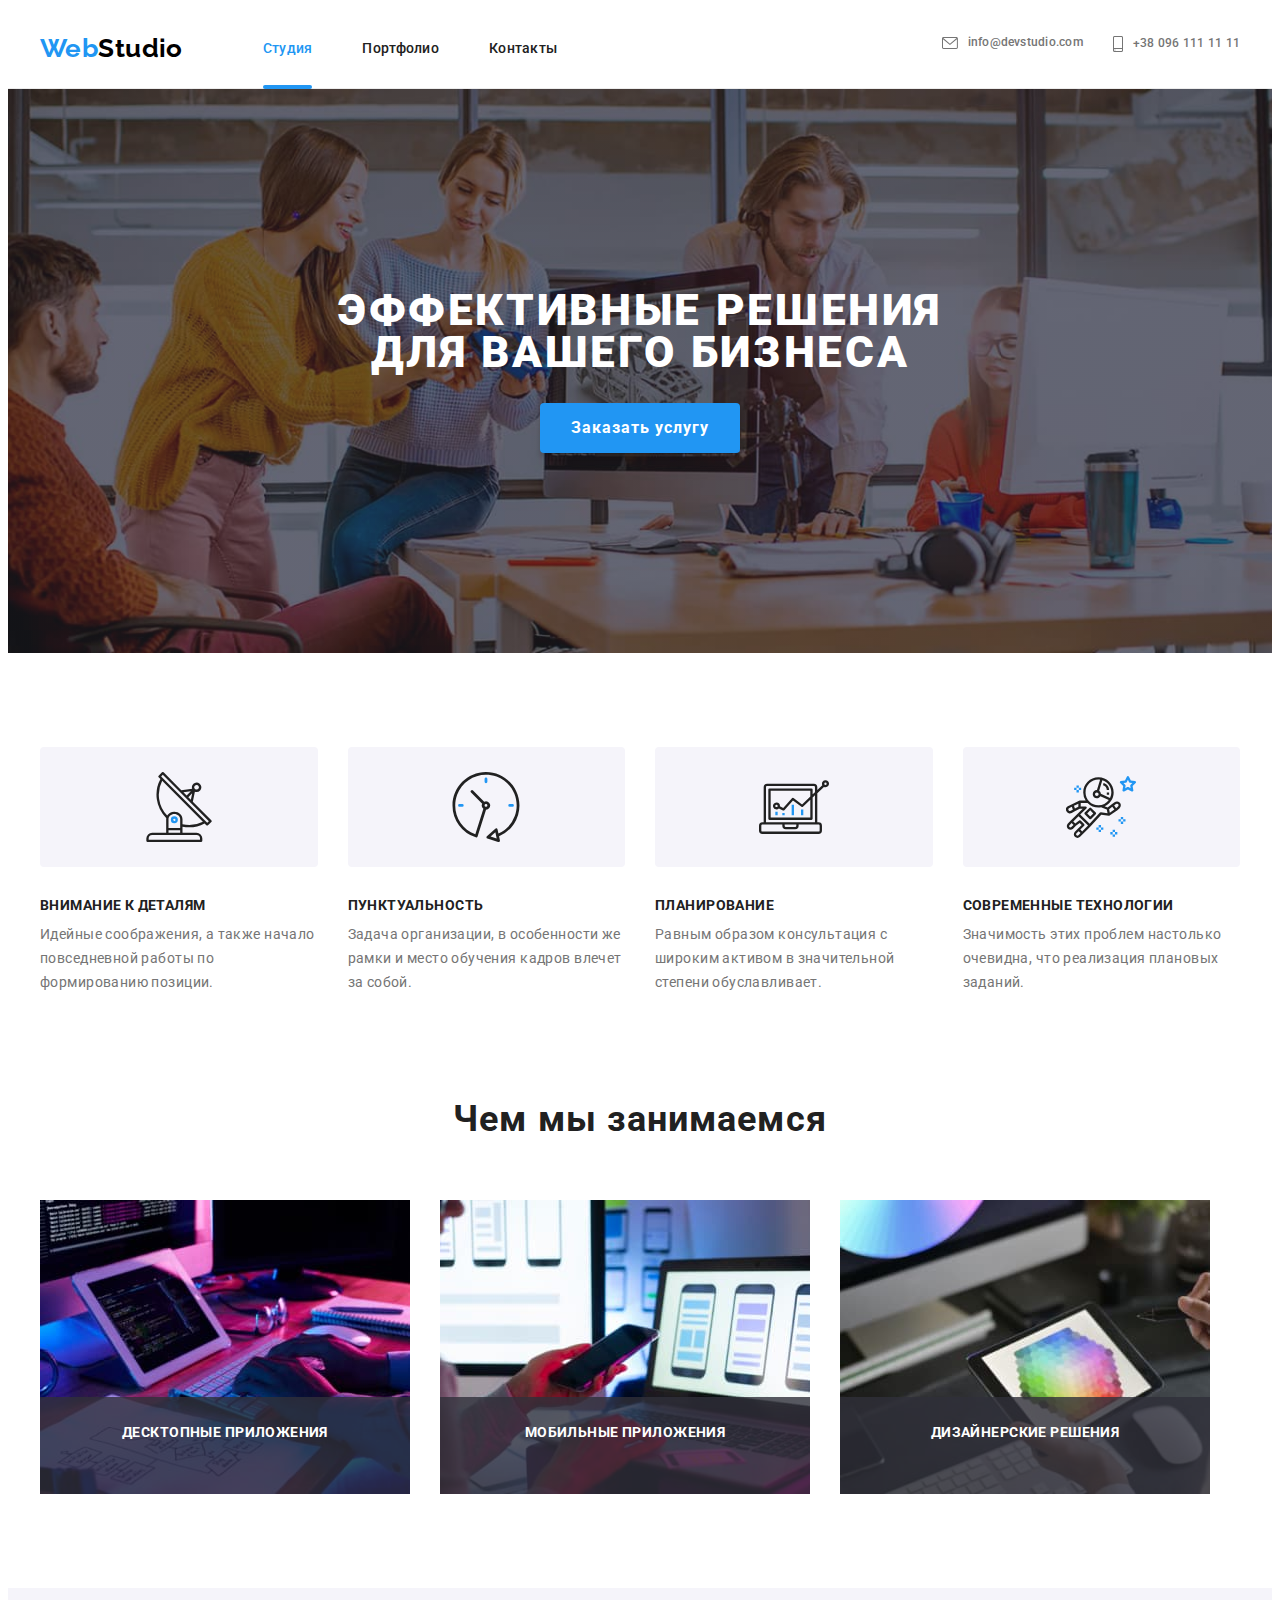
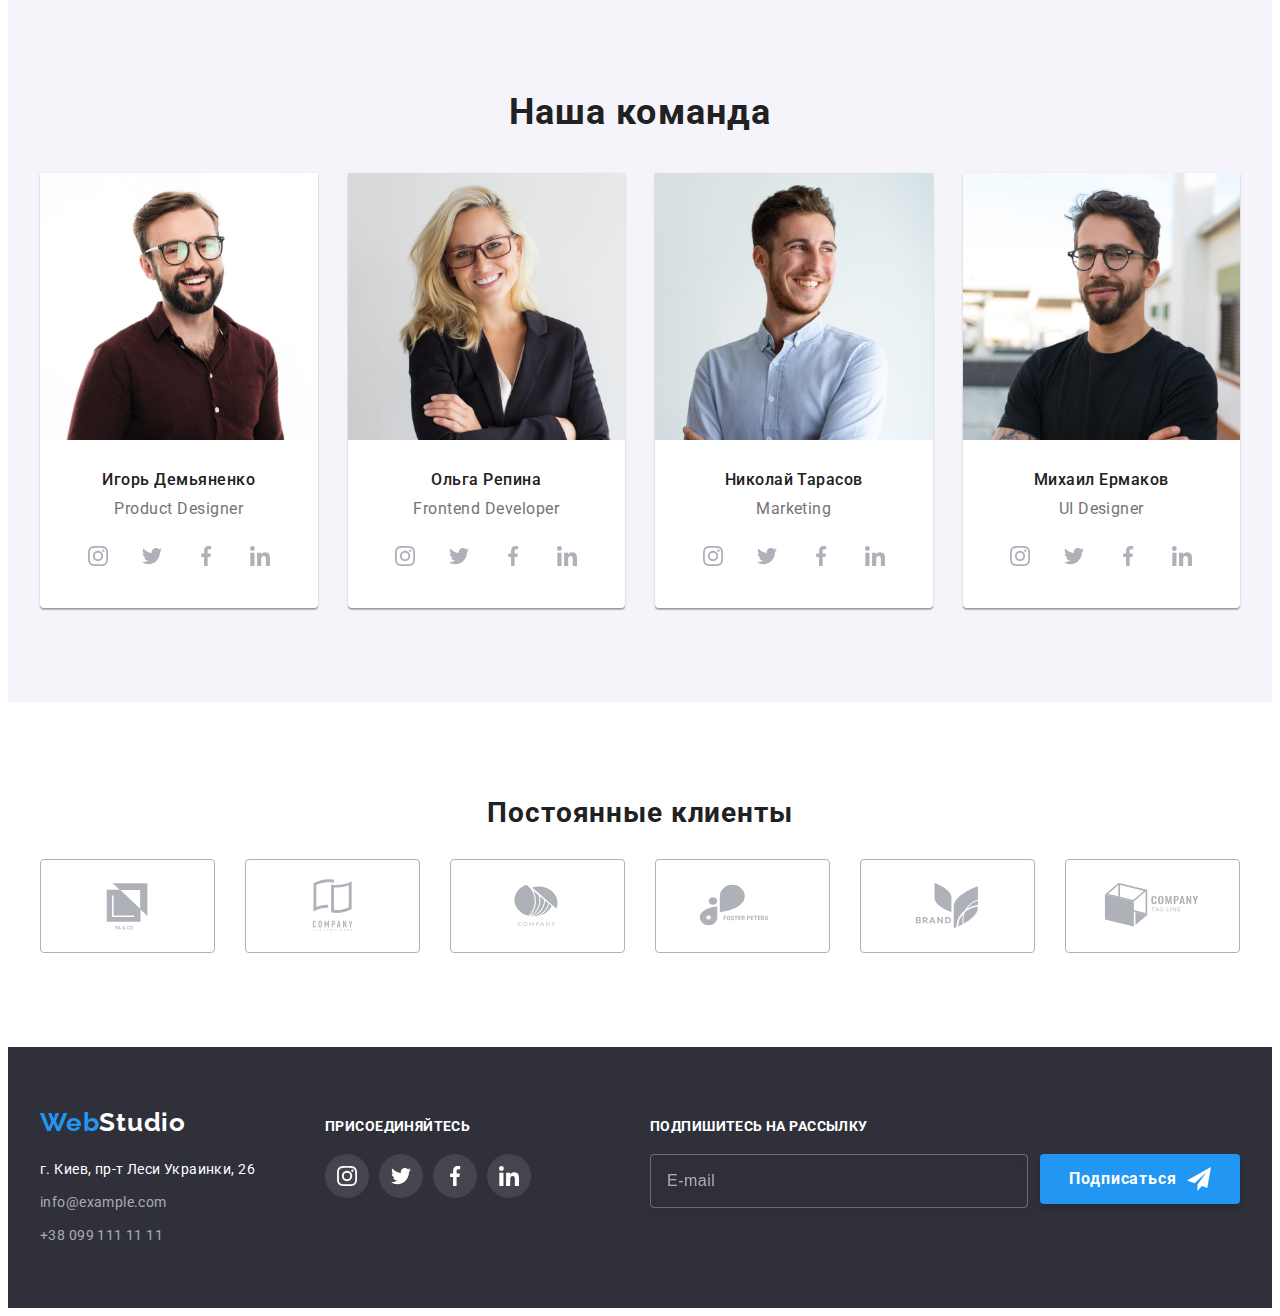
<file: index.html>
<!DOCTYPE html>
<html lang="ru">

<head>
    <meta charset="UTF-8">
    <meta http-equiv="X-UA-Compatible" content="IE=edge">
    <meta name="viewport" content="width=device-width, initial-scale=1.0">
    <title>WebStudio</title>
    <link rel="preconnect" href="https://fonts.googleapis.com">
    <link rel="preconnect" href="https://fonts.gstatic.com" crossorigin>
    <link
        href="https://fonts.googleapis.com/css2?family=Raleway:wght@700&family=Roboto:wght@400;500;700;900&display=swap"
        rel="stylesheet">
    <link rel="stylesheet" href="https://cdnjs.cloudflare.com/ajax/libs/modern-normalize/1.1.0/modern-normalize.min.css"
        integrity="sha512-wpPYUAdjBVSE4KJnH1VR1HeZfpl1ub8YT/NKx4PuQ5NmX2tKuGu6U/JRp5y+Y8XG2tV+wKQpNHVUX03MfMFn9Q=="
        crossorigin="anonymous" referrerpolicy="no-referrer" />
    <link rel="stylesheet" href="./css/main.min.css">
    <link rel="stylesheet" href="./sass/main.scss">
    <link rel="stylesheet" href="./sass/main.css">
    <link rel="stylesheet" href="./">
</head>

<body>
    <header class="header">
        <div class="container header__continer">
            <nav><a href="./index.html" lang="en" class="header__logo"><span
                        class="header__logo-web">Web</span>Studio</a>
                <ul class="header__list list">
                    <li class="header__item"><a href="./index.html" class="header__link link current">Студия<div
                                class="current-overlay"></div></a></li>
                    <li class="header__item"><a href="./portfolio.html" class="header__link link">Портфолио<div
                                class="header__overlay"></div></a></li>
                    <li class="header__item"><a href="" class="header__link link">Контакты<div class="header__overlay">
                            </div></a>
                    </li>
                </ul>
            </nav>
            <ul class="header__contacts-list list">
                <li class="header__contact-item">
                    <a href="mailto:info@devstudio.com" class="header__contact link mail-to">
                        <svg class="header__icon" width="16" height="12">
                            <use href="./images/icons.svg#icon-mail"></use>
                        </svg>info@devstudio.com</a>
                </li>
                <li class="header-contact-item mail">
                    <a href="tel:+380961111111" class="header__contact link">
                        <svg class="header__icon" width="10" height="16">
                            <use href="./images/icons.svg#icon-smartphone"></use>
                        </svg>+38 096
                        111 11 11</a>
                </li>
            </ul>
            <button class="menu-open" type="button">
                <svg width="40" height="40">
                    <use href="./images/icons.svg#icon-menu-open"></use>
                </svg>
            </button>
        </div>
        <div class="mob-menu is-hidden">
            <div class="mob-container">
            <div class="mob-menu-top">
            <button class="mob-menu-close">
                <svg width="30" height="30">
                    <use href="./images/icons.svg#icon-close"></use>
                </svg>
            </button>
            <nav>
                <ul class="mob-menu-list list">
                    <li class="mob-menu-item"><a href="./index.html" class="mob-menu-link link current">Студия</a></li>
                    <li class="mob-menu-item"><a href="./portfolio.html" class="mob-menu-link link">Портфолио<div
                                class="header__overlay"></div></a></li>
                    <li class="mob-menu-item"><a href="" class="mob-menu-link link">Контакты<div class="header__overlay">
                            </div></a>
                    </li>
                </ul>
            </nav>
        </div>
        <div class="mob-menu-bottom">
            <ul class="mob-menu-contacts-list list">
                <li class="mob-menu-contact-item mail">
                    <a href="tel:+380961111111" class="mob-menu-contact-tel link">
                        +38 096
                        111 11 11</a>
                </li>
                <li class="mob-menu-contact-item">
                    <a href="mailto:info@devstudio.com" class="mob-menu-contact-mail link mail-to">
                        info@devstudio.com</a>
                </li>
            </ul>
            <ul class="social-menu list">
                <li class="social-menu-item">
                    <a href="" class="social-menu-link link">Instagramm</a>
                </li>
                <li class="social-menu-item span">
                    <span class="mob-menu-line"></span>
                </li>
                <li class="social-menu-item">
                    <a href="" class="social-menu-link link">Twitter</a>
                </li>
                <li class="social-menu-item">
                    <span class="mob-menu-line"></span>
                </li>
                <li class="social-menu-item">
                    <a href="" class="social-menu-link link">Facebook</a>
                </li>
                <li class="social-menu-item">
                    <span class="mob-menu-line"></span>
                </li>
                <li class="social-menu-item">
                    <a href="" class="social-menu-link link">Linkedin</a>
                </li>
            </ul>
        </div>
    </div>
        </div>
    </header>
    <main>
        <section class="hero">
            <div class="container">
                <h1 class="hero__title">
                    Эффективные решения для вашего бизнеса
                </h1>
                <button type="button" class="hero__btn btn" data-modal-open>Заказать услугу</button>
            </div>
        </section>
        <section class="features section">
            <div class="container">
                <h2 class="visually-hidden">Особенности</h2>
                <ul class="features__list list">
                    <li class="features__item">
                        <div class="features__container">
                            <svg class="features__icon" width="70" height="70">
                                <use href="./images/icons.svg#icon-antenna"></use>
                            </svg>
                        </div>
                        <h3 class="features__title">Внимание к деталям</h3>
                        <p class="features__text">Идейные соображения, а также начало повседневной
                            работы по формированию позиции.
                        </p>
                    </li>
                    <li class="features__item">
                        <div class="features__container">
                            <svg class="features__icon" width="70" height="70">
                                <use href="./images/icons.svg#icon-clock"></use>
                            </svg>
                        </div>
                        <h3 class="features__title">Пунктуальность</h3>
                        <p class="features__text">Задача организации, в особенности же рамки и место обучения кадров
                            влечет
                            за собой.</p>
                    </li>
                    <li class="features__item">
                        <div class="features__container">
                            <svg class="features__icon" width="70" height="70">
                                <use href="./images/icons.svg#icon-diagram"></use>
                            </svg>
                        </div>
                        <h3 class="features__title">Планирование</h3>
                        <p class="features__text">Равным образом консультация с широким активом в значительной степени
                            обуславливает.</p>
                    </li>
                    <li class="features__item">
                        <div class="features__container">
                            <svg class="features__icon" width="70" height="70">
                                <use href="./images/icons.svg#icon-astronaut"></use>
                            </svg>
                        </div>
                        <h3 class="features__title">Современные технологии</h3>
                        <p class="features__text">Значимость этих проблем настолько очевидна, что реализация плановых
                            заданий.</p>
                    </li>
                </ul>
            </div>
        </section>
        <section class="about-us section">
            <div class="container">
                <h2 class="about-us__title title">Чем мы занимаемся</h2>
                <ul class="about-us__list list">
                    <li class="about-us__item">
                        <img src="./images/img.jpg" alt="man with a ipad" width="370" height="294"
                            class="about-us__img" />
                        <p class="about-us__text">Десктопные приложения</p>
                    </li>
                    <li class="about-us__item"><img src="./images/img2.jpg" alt="man with a laptop" width="370"
                            height="294" class="about-us__img">
                        <p class="about-us__text">Мобильные приложения</p>
                    </li>
                    <li class="about-us__item"><img src="./images/img(1).jpg" alt="colop pannel" width="370"
                            height="294" class="about-us__img" />
                        <p class="about-us__text">Дизайнерские решения</p>
                    </li>
                </ul>
            </div>
        </section>
        <section class="team section">
            <div class="container">
                <h2 class="team__title title">Наша команда</h2>
                <ul class="team__main-list list">
                    <li class="team__item">
                        <img srcset="./images/img3.jpg 1x, 
                        ./images/img3-2x.jpg 2x" src="./images/img3.jpg" alt="a man" width="270" height="260" />
                        <div class="team__card-content">
                            <h3 class="team__name">Игорь Демьяненко</h3>
                            <p class="team__text">Product Designer</p>
                        </div>
                        <ul class="team__list list">
                            <li class="team__soc-item">
                                <a href="" class="team__soc-link">
                                    <svg class="team__soc-icon" width="20" height="20">
                                        <use href="./images/icons.svg#icon-instagram"></use>
                                    </svg>
                                </a>
                            </li>
                            <li class="team__soc-item">
                                <a href="" class="team__soc-link">
                                    <svg class="team__soc-icon" width="20" height="20">
                                        <use href="./images/icons.svg#icon-twitter"></use>
                                    </svg>
                                </a>
                            </li>
                            <li class="team__soc-item">
                                <a href="" class="team__soc-link">
                                    <svg class="team__soc-icon" width="20" height="20">
                                        <use href="./images/icons.svg#icon-facebook"></use>
                                    </svg>
                                </a>
                            </li>
                            <li class="team__soc-item">
                                <a href="" class="team__soc-link">
                                    <svg class="team__soc-icon" width="20" height="20">
                                        <use href="./images/icons.svg#icon-linkedin"></use>
                                    </svg>
                                </a>
                            </li>
                        </ul>
                    </li>
                    <li class="team__item">
                        <img srcset="./images/img1).jpg 1x, 
                        ./images/img1)-2x.jpg 2x" src="./images/img1).jpg" alt="a woman" width="270" height="260" />
                        <div class="team__card-content">
                            <h3 class="team__name">Ольга Репина</h3>
                            <p class="team__text">Frontend Developer</p>
                        </div>
                        <ul class="team__list list">
                            <li class="team__soc-item">
                                <a href="" class="team__soc-link">
                                    <svg class="team__soc-icon" width="20" height="20">
                                        <use href="./images/icons.svg#icon-instagram"></use>
                                    </svg>
                                </a>
                            </li>
                            <li class="team__soc-item">
                                <a href="" class="team__soc-link">
                                    <svg class="team__soc-icon" width="20" height="20">
                                        <use href="./images/icons.svg#icon-twitter"></use>
                                    </svg>
                                </a>
                            </li>
                            <li class="team__soc-item">
                                <a href="" class="team__soc-link">
                                    <svg class="team__soc-icon" width="20" height="20">
                                        <use href="./images/icons.svg#icon-facebook"></use>
                                    </svg>
                                </a>
                            </li>
                            <li class="team__soc-item">
                                <a href="" class="team__soc-link">
                                    <svg class="team__soc-icon" width="20" height="20">
                                        <use href="./images/icons.svg#icon-linkedin"></use>
                                    </svg>
                                </a>
                            </li>
                        </ul>
                    </li>
                    <li class="team__item">
                        <img srcset="./images/cardn3.jpg 1x, 
                        ./images/cardn3-2x.jpg 2x" src="./images/cardn3.jpg" alt="a man in shirt" width="270"
                            height="260" />
                        <div class="team__card-content">
                            <h3 class="team__name">Николай Тарасов</h3>
                            <p class="team__text">Marketing</p>
                        </div>
                        <ul class="team__list list">
                            <li class="team__soc-item">
                                <a href="" class="team__soc-link">
                                    <svg class="team__soc-icon" width="20" height="20">
                                        <use href="./images/icons.svg#icon-instagram"></use>
                                    </svg>
                                </a>
                            </li>
                            <li class="team__soc-item">
                                <a href="" class="team__soc-link">
                                    <svg class="team__soc-icon" width="20" height="20">
                                        <use href="./images/icons.svg#icon-twitter"></use>
                                    </svg>
                                </a>
                            </li>
                            <li class="team__soc-item">
                                <a href="" class="team__soc-link">
                                    <svg class="team__soc-icon" width="20" height="20">
                                        <use href="./images/icons.svg#icon-facebook"></use>
                                    </svg>
                                </a>
                            </li>
                            <li class="team__soc-item">
                                <a href="" class="team__soc-link">
                                    <svg class="team__soc-icon" width="20" height="20">
                                        <use href="./images/icons.svg#icon-linkedin"></use>
                                    </svg>
                                </a>
                            </li>
                        </ul>
                    </li>
                    <li class="team__item">
                        <img srcset="./images/img(3).jpg 1x, 
                        ./images/img(3)-2x.jpg 2x" src="./images/img(3).jpg" alt="a man with glasses" width="270"
                            height="260" />
                        <div class="team__card-content">
                            <h3 class="team__name">Михаил Ермаков</h3>
                            <p class="team__text">UI Designer</p>
                        </div>
                        <ul class="team__list list">
                            <li class="team__soc-item">
                                <a href="" class="team__soc-link">
                                    <svg class="team__soc-icon" width="20" height="20">
                                        <use href="./images/icons.svg#icon-instagram"></use>
                                    </svg>
                                </a>
                            </li>
                            <li class="team__soc-item">
                                <a href="" class="team__soc-link">
                                    <svg class="team__soc-icon" width="20" height="20">
                                        <use href="./images/icons.svg#icon-twitter"></use>
                                    </svg>
                                </a>
                            </li>
                            <li class="team__soc-item">
                                <a href="" class="team__soc-link">
                                    <svg class="team__soc-icon" width="20" height="20">
                                        <use href="./images/icons.svg#icon-facebook"></use>
                                    </svg>
                                </a>
                            </li>
                            <li class="team__soc-item">
                                <a href="" class="team__soc-link">
                                    <svg class="team__soc-icon" width="20" height="20">
                                        <use href="./images/icons.svg#icon-linkedin"></use>
                                    </svg>
                                </a>
                            </li>
                        </ul>
                    </li>
                </ul>
            </div>
        </section>
        <section class="clients section">
            <div class="container">
                <h2 class="clients__title title">Постоянные клиенты</h2>
                <ul class="clients__list list">
                    <li class="clients__item item">
                        <a href="" class="clients__link link">
                            <svg class="clients__logo" width="106" height="60">
                                <use href="./images/icons.svg#icon-Logo"></use>
                            </svg>
                        </a>
                    </li>
                    <li class="clients__item item">
                        <a href="" class="clients__link link">
                            <svg class="clients__logo" width="106" height="60">
                                <use href="./images/icons.svg#icon-Logo1"></use>
                            </svg>
                        </a>
                    </li>
                    <li class="clients__item item">
                        <a href="" class="clients__link link">
                            <svg class="clients__logo" width="106" height="60">
                                <use href="./images/icons.svg#icon-Logo2"></use>
                            </svg>
                        </a>
                    </li>
                    <li class="clients__item item">
                        <a href="" class="clients__link link">
                            <svg class="clients__logo" width="106" height="60">
                                <use href="./images/icons.svg#icon-Logo3"></use>
                            </svg>
                        </a>
                    </li>
                    <li class="clients__item item">
                        <a href="" class="clients__link link">
                            <svg class="clients__logo" width="106" height="60">
                                <use href="./images/icons.svg#icon-Logo4"></use>
                            </svg>
                        </a>
                    </li>
                    <li class="clients__item item">
                        <a href="" class="clients__link link">
                            <svg class="clients__logo" width="106" height="60">
                                <use href="./images/icons.svg#icon-Logo5"></use>
                            </svg>
                        </a>
                    </li>
                </ul>
            </div>
        </section>
    </main>
    <footer class="footer">
        <div class="container">
            <div class="footer__address-container">
                <a href="./index.html" lang="en" class="footer__logo"><span
                        class="footer__web header__logo-web">Web</span>Studio</a>
                <address class="footer__address">
                    <ul class="footer__address-list list">
                        <li class="footer__address-item"><a href="https://bit.ly/3pXMvUd" target="_blank"
                                class="footer__address-address link">г. Киев, пр-т Леси Украинки, 26</a></li>
                        <li class="footer__address-item"><a href="mailto:info@example.com"
                                class="footer__address-link link">info@example.com</a></li>
                        <li class="footer__address-item"><a href="tel:+380991111111"
                                class="footer__address-link link">+38 099 111 11
                                11</a>
                        </li>
                    </ul>
                </address>
            </div>
            <div class="footer__container">
                <p class="footer__title">присоединяйтесь</p>
                <ul class="footer__list list">
                    <li class="footer__item item">
                        <a href="" class="footer__link">
                            <svg class="footer__icon" width="20" height="20">
                                <use href="./images/icons.svg#icon-instagram"></use>
                            </svg>
                        </a>
                    </li>
                    <li class="footer__item item">
                        <a href="" class="footer__link">
                            <svg class="footer__icon" width="20" height="20">
                                <use href="./images/icons.svg#icon-twitter"></use>
                            </svg>
                        </a>
                    </li>
                    <li class="footer__item item">
                        <a href="" class="footer__link">
                            <svg class="footer__icon" width="20" height="20">
                                <use href="./images/icons.svg#icon-facebook"></use>
                            </svg>
                        </a>
                    </li>
                    <li class="footer__item item">
                        <a href="" class="footer__link">
                            <svg class="footer__icon" width="20" height="20">
                                <use href="./images/icons.svg#icon-linkedin"></use>
                            </svg>
                        </a>
                    </li>
                </ul>
            </div>
            <div class="footer__input-container">
                <p class="footer__title">Подпишитесь на рассылку</p>
                <div class="footer__subscribe">
                    <form class="footer__form">
                        <label for="footer-email"></label>
                        <input type="email" name="footer-email" id="footer-email" class="footer__input"
                            placeholder="E-mail">
                        <button type="submit" class="hero__btn footer-btn">Подписаться
                            <span class="footer__send-span">
                                <svg class="footer__btn-icon" width="24" height="24">
                                    <use href="./images/icons.svg#icon-send"></use>
                                </svg>
                            </span>
                        </button>
                    </form>
                </div>
            </div>
        </div>
    </footer>
    <div class="backdrop is-hidden" data-modal>
        <div class="backdrop__modal">
            <button type="button" class="backdrop__close" data-modal-close>
                <svg class="backdrop__closer" width="18" height="18">
                    <use href="./images/icons.svg#icon-close2"></use>
                </svg>
            </button>
            <p class="backdrop__title">Оставьте свои данные, мы вам перезвоним</p>
            <form name="signup_form" autocomplete="on" novalidate class="backdrop__form">
                <div class="backdrop__field">
                    <label for="text" class="backdrop__label">Имя</label>
                    <div class="input-wrap">
                        <input name="user-name" type="text" id="text" class="backdrop__input">
                        <svg class="backdrop__svg" width="18" height="18">
                            <use href="./images/icons.svg#icon-person"></use>
                        </svg>
                    </div>
                </div>
                <div class="backdrop__field">
                    <label for="tel" class="backdrop__label">
                        Телефон</label>
                    <div class="input-wrap">
                        <input name="user-tel" type="tel" id="tel" class="backdrop__input">
                        <svg class="backdrop__svg" width="18" height="18">
                            <use href="./images/icons.svg#icon-phone"></use>
                        </svg>
                    </div>
                </div>
                <div class="backdrop__field">
                    <label for="mail" class="backdrop__label">
                        Почта</label>
                    <div class="input-wrap">
                        <input type="email" name="user-mail" id="mail" class="backdrop__input">
                        <svg class="backdrop__svg" width="18" height="18">
                            <use href="./images/icons.svg#icon-email"></use>
                        </svg>
                    </div>
                </div>
                <div class="backdrop__field">
                    <label for="comment" class="backdrop__label">
                        Комментарий</label>
                    <textarea name="user-comment" id="comment" rows="5" placeholder="Введите текст"
                        class="backdrop__text-area"></textarea>
                </div>
                <div class="backdrop__checkbox">
                    <input type="checkbox" class="backdrop__check visually-hidden" name="policy" id="policy"
                        value="true">
                    <label class="backdrop__text" for="policy">
                        <span class="checkbox-span">
                            <svg class="check-icon" width="13" height="13">
                                <use href="./images/icons.svg#icon-vector"></use>
                            </svg>
                        </span>Соглашаюсь с рассылкой и принимаю<a href="" class="backdrop__link">Условия
                            договора</a></label>
                </div>
                <button class="hero__btn " type="submit">Отправить</button>
            </form>
        </div>
    </div>
    <script src="./js/modal.js"></script>
    <script src="./js/menu.js"></script>
</body>

</html>
</file>
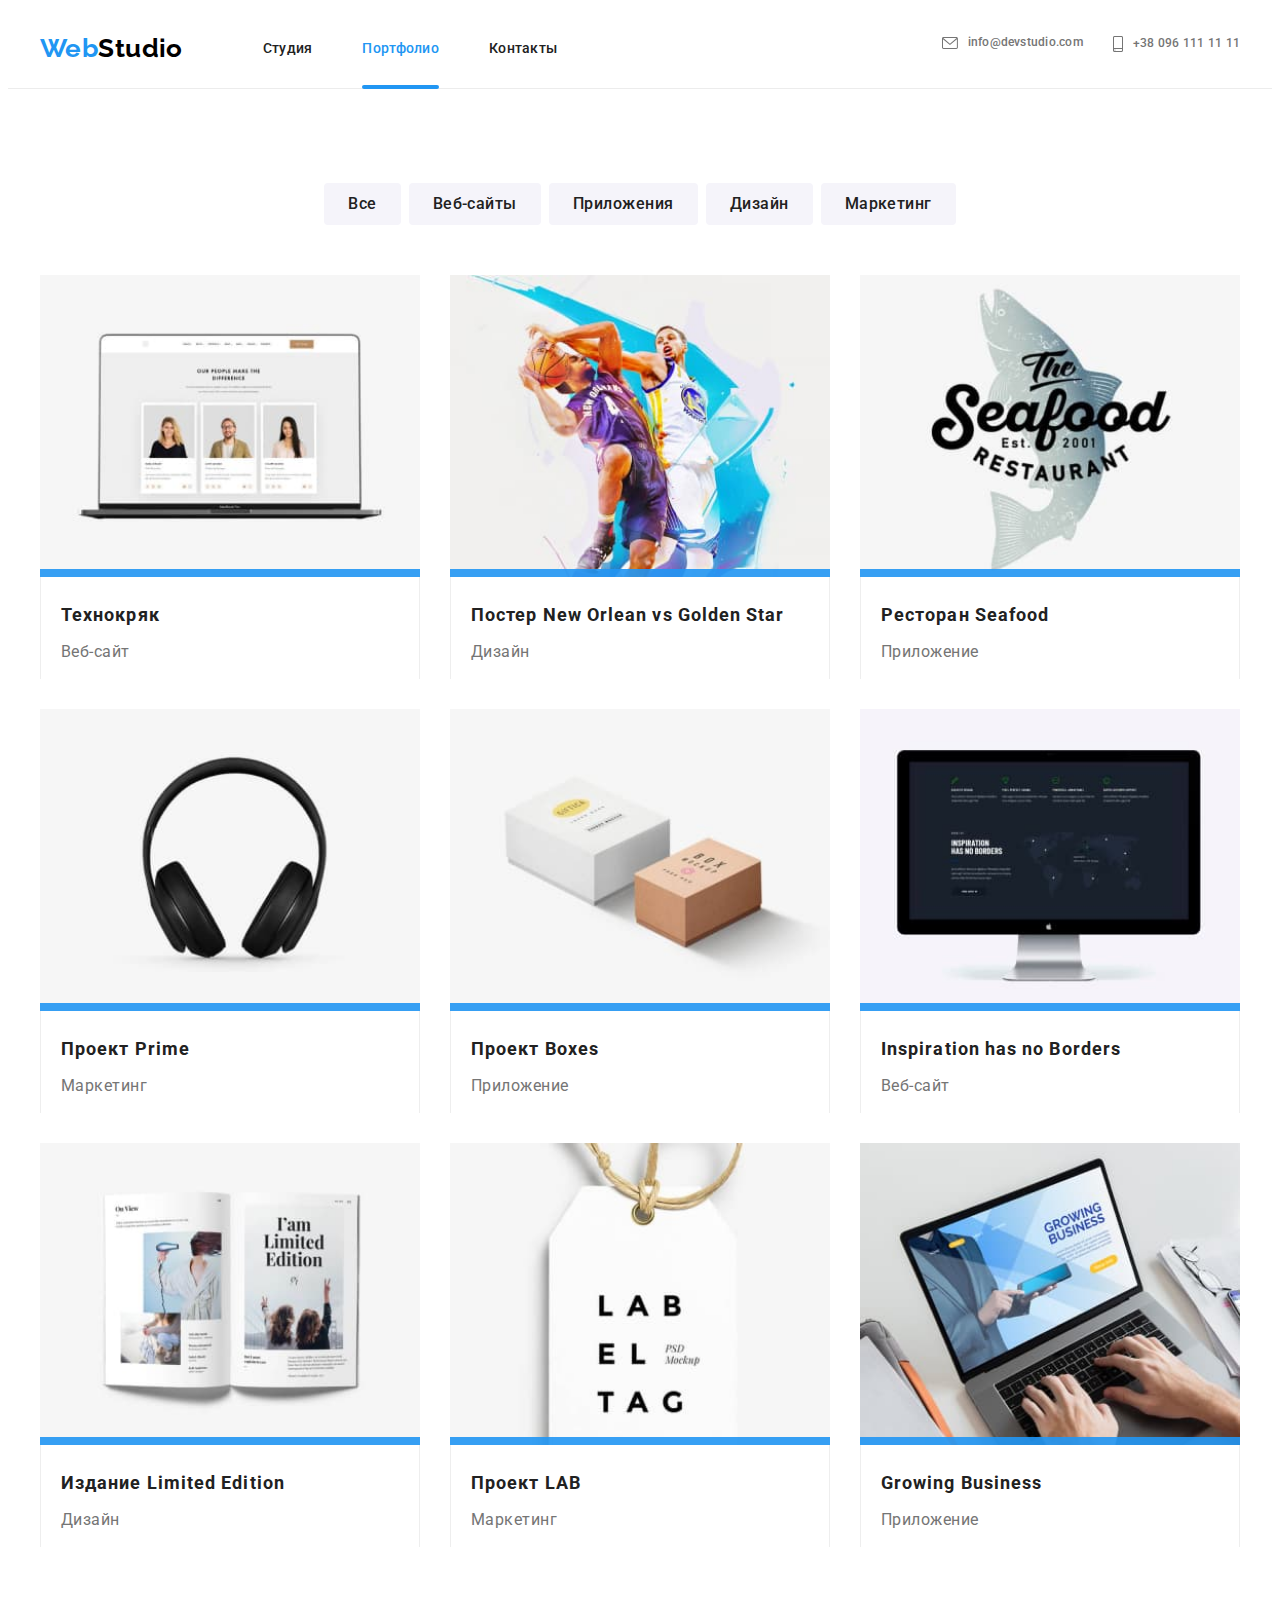
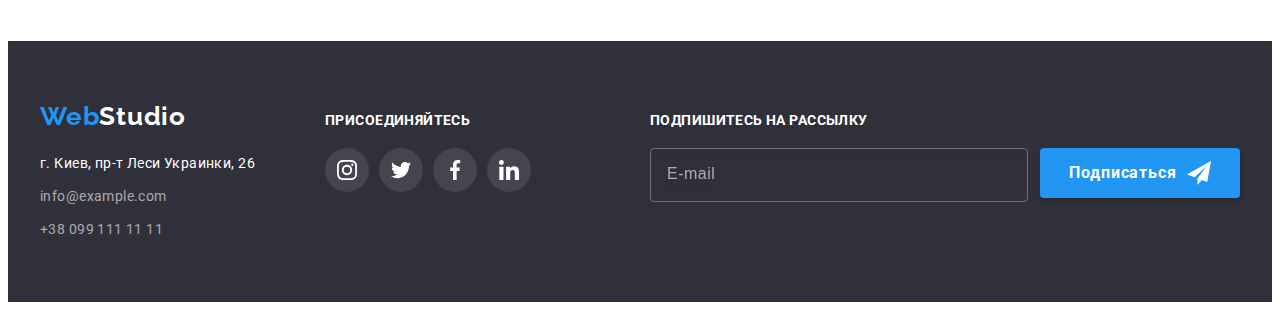
<file: portfolio.html>
<!DOCTYPE html>
<html lang="ru">

<head>
    <meta charset="UTF-8">
    <meta http-equiv="X-UA-Compatible" content="IE=edge">
    <meta name="viewport" content="width=device-width, initial-scale=1.0">
    <title>Portfolio</title>
    <link rel="preconnect" href="https://fonts.googleapis.com">
    <link rel="preconnect" href="https://fonts.gstatic.com" crossorigin>
    <link
        href="https://fonts.googleapis.com/css2?family=Raleway:wght@700&family=Roboto:wght@400;500;700;900&display=swap"
        rel="stylesheet">
    <link rel="stylesheet" href="https://cdnjs.cloudflare.com/ajax/libs/modern-normalize/1.1.0/modern-normalize.min.css"
        integrity="sha512-wpPYUAdjBVSE4KJnH1VR1HeZfpl1ub8YT/NKx4PuQ5NmX2tKuGu6U/JRp5y+Y8XG2tV+wKQpNHVUX03MfMFn9Q=="
        crossorigin="anonymous" referrerpolicy="no-referrer" />
    <link rel="stylesheet" href="./css/main.min.css">
    <link rel="stylesheet" href="./sass/main.scss">
    <link rel="stylesheet" href="./sass/main.css">
</head>

<body>
    <header class="header">
        <div class="container header__continer">
            <nav><a href="./index.html" lang="en" class="header__logo"><span
                        class="header__logo-web">Web</span>Studio</a>
                <ul class="header__list list">
                    <li class="header__item"><a href="./index.html" class="header__link link">Студия<div
                                class="current-overlay"></div></a></li>
                    <li class="header__item"><a href="./portfolio.html" class="header__link link current">Портфолио<div
                                class="header__overlay"></div></a></li>
                    <li class="header__item"><a href="" class="header__link link">Контакты<div class="header__overlay">
                            </div></a>
                    </li>
                </ul>
            </nav>
            <ul class="header__contacts-list list">
                <li class="header__contact-item">
                    <a href="mailto:info@devstudio.com" class="header__contact link mail-to">
                        <svg class="header__icon" width="16" height="12">
                            <use href="./images/icons.svg#icon-mail"></use>
                        </svg>info@devstudio.com</a>
                </li>
                <li class="header-contact-item mail">
                    <a href="tel:+380961111111" class="header__contact link">
                        <svg class="header__icon" width="10" height="16">
                            <use href="./images/icons.svg#icon-smartphone"></use>
                        </svg>+38 096
                        111 11 11</a>
                </li>
            </ul>
            <button class="menu-open" type="button">
                <svg width="40" height="40">
                    <use href="./images/icons.svg#icon-menu-open"></use>
                </svg>
            </button>
        </div>
        <div class="mob-menu is-hidden">
            <div class="mob-container">
            <div class="mob-menu-top">
            <button class="mob-menu-close">
                <svg width="30" height="30">
                    <use href="./images/icons.svg#icon-close"></use>
                </svg>
            </button>
            <nav>
                <ul class="mob-menu-list list">
                    <li class="mob-menu-item"><a href="./index.html" class="mob-menu-link link">Студия</a></li>
                    <li class="mob-menu-item"><a href="./portfolio.html" class="mob-menu-link link current">Портфолио<div
                                class="header__overlay"></div></a></li>
                    <li class="mob-menu-item"><a href="" class="mob-menu-link link">Контакты<div class="header__overlay">
                            </div></a>
                    </li>
                </ul>
            </nav>
        </div>
        <div class="mob-menu-bottom">
            <ul class="mob-menu-contacts-list list">
                <li class="mob-menu-contact-item mail">
                    <a href="tel:+380961111111" class="mob-menu-contact-tel link">
                        +38 096
                        111 11 11</a>
                </li>
                <li class="mob-menu-contact-item">
                    <a href="mailto:info@devstudio.com" class="mob-menu-contact-mail link mail-to">
                        info@devstudio.com</a>
                </li>
            </ul>
            <ul class="social-menu list">
                <li class="social-menu-item">
                    <a href="" class="social-menu-link link">Instagramm</a>
                </li>
                <li class="social-menu-item span">
                    <span class="mob-menu-line"></span>
                </li>
                <li class="social-menu-item">
                    <a href="" class="social-menu-link link">Twitter</a>
                </li>
                <li class="social-menu-item">
                    <span class="mob-menu-line"></span>
                </li>
                <li class="social-menu-item">
                    <a href="" class="social-menu-link link">Facebook</a>
                </li>
                <li class="social-menu-item">
                    <span class="mob-menu-line"></span>
                </li>
                <li class="social-menu-item">
                    <a href="" class="social-menu-link link">Linkedin</a>
                </li>
            </ul>
        </div>
    </div>
        </div>
    </header>
    <main>
        <section class="projects section">
            <div class="container">
                <h1 class="visually-hidden">Проекты</h1>
                <ul class="projects__btn-list list">
                    <li class="projects__btn-item"><button type="button" class="projects__btn btn">Все</button></li>
                    <li class="projects__btn-item"><button type="button" class="projects__btn btn">Веб-сайты</button>
                    </li>
                    <li class="projects__btn-item"><button type="button" class="projects__btn btn">Приложения</button>
                    </li>
                    <li class="projects__btn-item"><button type="button" class="projects__btn btn">Дизайн</button></li>
                    <li class="projects__btn-item"><button type="button" class="projects__btn btn">Маркетинг</button>
                    </li>
                </ul>
                <ul class="projects__list list">
                    <li class="projects__item">
                        <a rel="preconnect" href="" class="projects__link">
                            <picture>
                                <source
                                srcset=" ./images/laptop.jpg 1x, 
                                ./images/laptop-2x.jpg 2x"
                                media="(min-width: 1200px)">
                                <source
                                srcset=" ./images/laptop-tab.jpg 1x, 
                                ./images/laptop-tab-2x.jpg 2x"
                                media="(min-width: 768px)">
                                <source
                                srcset=" ./images/laptop-mob.jpg 1x, 
                                ./images/laptop-mob-2x.jpg 2x"
                                media="(max-width: 767px)">
                                <img src="./images/laptop.jpg" alt="laptop" width="370" height="294">
                            </picture>
                            
                            <div class="projects__card-content">
                                <h2 class="projects__title">
                                    Технокряк
                                </h2>
                                <p class="projects__upper-text">Веб-сайт</p>
                            </div>
                            <div class="projects__overlay">
                                <p class="projects__text">Ресурс предлагает комплексные предложения с разным уровнем
                                    функционала и сервисов. Все это позволит посетителю получить исчерпывающие сведения
                                    о компании или частном лице.</p>
                            </div>
                        </a>
                    </li>
                    <li class="projects__item">
                        <a rel="preconnect" href="" class="projects__link">
                            <picture>
                                <source
                                srcset=" ./images/basket.jpg 1x, 
                                ./images/basket-2x.jpg 2x"
                                media="(min-width: 1200px)">
                                <source
                                srcset=" ./images/basket-tab.jpg 1x, 
                                ./images/basket-tab-2x.jpg 2x"
                                media="(min-width: 768px)">
                                <source
                                srcset=" ./images/basket-mob.jpg 1x, 
                                ./images/basket-mob-2x.jpg 2x"
                                media="(max-width: 767px)">
                                <img src="./images/basket.jpg"
                                alt="basketball" width="370" height="294" class="projects__image">
                            </picture>
                                <div class="projects__card-content">
                                    <h2 class="projects__title">
                                        Постер New Orlean vs Golden Star
                                    </h2>
                                    <p class="projects__upper-text">Дизайн</p>
                                </div>
                            <div class="projects__overlay">
                                <p class="projects__text">Ресурс предлагает комплексные предложения с разным уровнем
                                    функционала и сервисов. Все это позволит посетителю получить исчерпывающие сведения
                                    о компании или частном лице.</p>
                            </div>
                        </a>
                    </li>
                    <li class="projects__item">
                        <a rel="preconnect" href="" class="projects__link">
                            <picture>
                                <source
                                srcset=" ./images/fish.jpg 1x, 
                                ./images/fish-2x.jpg 2x"
                                media="(min-width: 1200px)">
                                <source
                                srcset=" ./images/fish-tab.jpg 1x, 
                                ./images/fish-tab-2x.jpg 2x"
                                media="(min-width: 768px)">
                                <source
                                srcset=" ./images/fish-mob.jpg 1x, 
                                ./images/fish-mob-2x.jpg 2x"
                                media="(max-width: 767px)">
                                <img src="./images/fish.jpg" alt="a fish"
                                width="370" height="294" class="projects__image">
                            </picture>
                            <div class="projects__card-content">
                                <h2 class="projects__title">
                                    Ресторан Seafood
                                </h2>
                                <p class="projects__upper-text">Приложение</p>
                            </div>
                            <div class="projects__overlay">
                                <p class="projects__text">Ресурс предлагает комплексные предложения с разным уровнем
                                    функционала и сервисов. Все это позволит посетителю получить исчерпывающие сведения
                                    о
                                    компании или частном лице.</p>
                            </div>
                        </a>
                    </li>
                    <li class="projects__item">
                        <a rel="preconnect" href="" class="projects__link">
                            <picture>
                                <source
                                srcset=" ./images/headphones.jpg 1x, 
                                ./images/headphones-2x.jpg 2x"
                                media="(min-width: 1200px)">
                                <source
                                srcset=" ./images/headphones-tab.jpg 1x, 
                                ./images/headphones-tab-2x.jpg 2x"
                                media="(min-width: 768px)">
                                <source
                                srcset=" ./images/headphones-mob.jpg 1x, 
                                ./images/headphones-mob-2x.jpg 2x"
                                media="(max-width: 767px)">
                                <img src="./images/headphones.jpg"
                                alt="headphones" width="370" height="294" class="projects__image">
                            </picture>
                            <div class="projects__card-content">
                                <h2 class="projects__title">
                                    Проект Prime
                                </h2>
                                <p class="projects__upper-text">Маркетинг</p>
                            </div>
                            <div class="projects__overlay">
                                <p class="projects__text">Ресурс предлагает комплексные предложения с разным уровнем
                                    функционала и сервисов. Все это позволит посетителю получить исчерпывающие сведения
                                    о
                                    компании или частном лице.</p>
                            </div>
                        </a>
                    </li>
                    <li class="projects__item">
                        <a rel="preconnect" href="" class="projects__link">
                            <picture>
                                <source
                                srcset=" ./images/bricks.jpg 1x, 
                                ./images/bricks-2x.jpg 2x"
                                media="(min-width: 1200px)">
                                <source
                                srcset=" ./images/bricks-tab.jpg 1x, 
                                ./images/bricks-tab-2x.jpg 2x"
                                media="(min-width: 768px)">
                                <source
                                srcset=" ./images/bricks-mob.jpg 1x, 
                                ./images/bricks-mob-2x.jpg 2x"
                                media="(max-width: 767px)">
                                <img src="./images/bricks.jpg" alt="bricks"
                                width="370" height="294" class="projects__image">
                            </picture>
                            <div class="projects__card-content">
                                <h2 class="projects__title">
                                    Проект Boxes
                                </h2>
                                <p class="projects__upper-text">Приложение</p>
                            </div>
                            <div class="projects__overlay">
                                <p class="projects__text">Ресурс предлагает комплексные предложения с разным уровнем
                                    функционала и сервисов. Все это позволит посетителю получить исчерпывающие сведения
                                    о
                                    компании или частном лице.</p>
                            </div>
                        </a>
                    </li>
                    <li class="projects__item">
                        <a rel="preconnect" href="" class="projects__link">
                            <picture>
                                <source
                                srcset=" ./images/mac.jpg 1x, 
                                ./images/mac-2x.jpg 2x"
                                media="(min-width: 1200px)">
                                <source
                                srcset=" ./images/mac-tab.jpg 1x, 
                                ./images/mac-tab-2x.jpg 2x"
                                media="(min-width: 768px)">
                                <source
                                srcset=" ./images/mac-mob.jpg 1x, 
                                ./images/mac-mob-2x.jpg 2x"
                                media="(max-width: 767px)">
                                <img src="./images/mac.jpg" alt="mac"
                                width="370" height="294" class="projects__image">
                            </picture>
                            <div class="projects__card-content">
                                <h2 class="projects__title">
                                    Inspiration has no Borders
                                </h2>
                                <p class="projects__upper-text">Веб-сайт</p>
                            </div>
                            <div class="projects__overlay">
                                <p class="projects__text">Ресурс предлагает комплексные предложения с разным уровнем
                                    функционала и сервисов. Все это позволит посетителю получить исчерпывающие сведения
                                    о
                                    компании или частном лице.</p>
                            </div>
                        </a>
                    </li>
                    <li class="projects__item">
                        <a rel="preconnect" href="" class="projects__link">
                            <picture>
                                <source
                                srcset=" ./images/book.jpg 1x, 
                                ./images/book-2x.jpg 2x"
                                media="(min-width: 1200px)">
                                <source
                                srcset=" ./images/book-tab.jpg 1x, 
                                ./images/book-tab-2x.jpg 2x"
                                media="(min-width: 768px)">
                                <source
                                srcset=" ./images/book-mob.jpg 1x, 
                                ./images/book-mob-2x.jpg 2x"
                                media="(max-width: 767px)">
                                <img src="./images/book.jpg" alt="a book"
                                width="370" height="294" class="projects__image">
                            </picture>
                            <div class="projects__card-content">
                                <h2 class="projects__title">
                                    Издание Limited Edition
                                </h2>
                                <p class="projects__upper-text">Дизайн</p>
                            </div>
                            <div class="projects__overlay">
                                <p class="projects__text">Ресурс предлагает комплексные предложения с разным уровнем
                                    функционала и сервисов. Все это позволит посетителю получить исчерпывающие сведения
                                    о
                                    компании или частном лице.</p>
                            </div>
                        </a>
                    </li>
                    <li class="projects__item">
                        <a rel="preconnect" href="" class="projects__link">
                            <picture>
                                <source
                                srcset=" ./images/tag.jpg 1x, 
                                ./images/tag-2x.jpg 2x"
                                media="(min-width: 1200px)">
                                <source
                                srcset=" ./images/tag-tab.jpg 1x, 
                                ./images/tag-tab-2x.jpg 2x"
                                media="(min-width: 768px)">
                                <source
                                srcset=" ./images/tag-mob.jpg 1x, 
                                ./images/tag-mob-2x.jpg 2x"
                                media="(max-width: 767px)">
                                <img src="./images/tag.jpg" alt="a tag"
                                width="370" height="294" class="projects__image">
                            </picture>
                            <div class="projects__card-content">
                                <h2 class="projects__title">
                                    Проект LAB
                                </h2>
                                <p class="projects__upper-text">Маркетинг</p>
                            </div>
                            <div class="projects__overlay">
                                <p class="projects__text">Ресурс предлагает комплексные предложения с разным уровнем
                                    функционала и сервисов. Все это позволит посетителю получить исчерпывающие сведения
                                    о
                                    компании или частном лице.</p>
                            </div>
                        </a>
                    </li>
                    <li class="projects__item">
                        <a rel="preconnect" href="" class="projects__link">
                            <picture>
                                <source
                                srcset="./images/glaptop.jpg 1x, 
                                ./images/glaptop-2x.jpg 2x"
                                media="(min-width: 1200px)">
                                <source
                                srcset=" ./images/glaptop-tab.jpg 1x, 
                                ./images/glaptop-tab-2x.jpg 2x"
                                media="(min-width: 768px)">
                                <source
                                srcset=" ./images/glaptop-mob.jpg 1x, 
                                ./images/glaptop-mob-2x.jpg 2x"
                                media="(max-width: 767px)">
                                <img src="./images/glaptop.jpg"
                                alt="guy with a laptop" width="370" height="294" class="projects__image">
                            </picture>
                            <div class="projects__card-content">
                                <h2 class="projects__title">
                                    Growing Business
                                </h2>
                                <p class="projects__upper-text">Приложение</p>
                            </div>
                            <div class="projects__overlay">
                                <p class="projects__text">Ресурс предлагает комплексные предложения с разным уровнем
                                    функционала и сервисов. Все это позволит посетителю получить исчерпывающие сведения
                                    о
                                    компании или частном лице.</p>
                            </div>
                        </a>
                    </li>
                </ul>
            </div>
        </section>
    </main>
    <footer class="footer">
        <div class="container">
            <div class="footer__address-container">
                <a href="./index.html" lang="en" class="footer__logo"><span
                        class="footer__web header__logo-web">Web</span>Studio</a>
                <address class="footer__address">
                    <ul class="footer__address-list list">
                        <li class="footer__address-item"><a href="https://bit.ly/3pXMvUd" target="_blank"
                                class="footer__address-address link">г. Киев, пр-т Леси Украинки, 26</a></li>
                        <li class="footer__address-item"><a href="mailto:info@example.com"
                                class="footer__address-link link">info@example.com</a></li>
                        <li class="footer__address-item"><a href="tel:+380991111111"
                                class="footer__address-link link">+38 099 111 11
                                11</a>
                        </li>
                    </ul>
                </address>
            </div>
            <div class="footer__container">
                <p class="footer__title">присоединяйтесь</p>
                <ul class="footer__list list">
                    <li class="footer__item item">
                        <a href="" class="footer__link">
                            <svg class="footer__icon" width="20" height="20">
                                <use href="./images/icons.svg#icon-instagram"></use>
                            </svg>
                        </a>
                    </li>
                    <li class="footer__item item">
                        <a href="" class="footer__link">
                            <svg class="footer__icon" width="20" height="20">
                                <use href="./images/icons.svg#icon-twitter"></use>
                            </svg>
                        </a>
                    </li>
                    <li class="footer__item item">
                        <a href="" class="footer__link">
                            <svg class="footer__icon" width="20" height="20">
                                <use href="./images/icons.svg#icon-facebook"></use>
                            </svg>
                        </a>
                    </li>
                    <li class="footer__item item">
                        <a href="" class="footer__link">
                            <svg class="footer__icon" width="20" height="20">
                                <use href="./images/icons.svg#icon-linkedin"></use>
                            </svg>
                        </a>
                    </li>
                </ul>
            </div>
            <div class="footer__input-container">
                <p class="footer__title">Подпишитесь на рассылку</p>
                <div class="footer__subscribe">
                    <form class="footer__form">
                        <label for="footer-email"></label>
                        <input type="email" name="footer-email" id="footer-email" class="footer__input"
                            placeholder="E-mail">
                        <button type="submit" class="hero__btn footer-btn">Подписаться
                            <span class="footer__send-span">
                                <svg class="footer__btn-icon" width="24" height="24">
                                    <use href="./images/icons.svg#icon-send"></use>
                                </svg>
                            </span>
                        </button>
                    </form>
                </div>
            </div>
        </div>
    </footer>
    <script src="./js/menu.js"></script>
</body>

</html>
</file>
<file: sass/main.css>
:root {
  --main-title-color: #212121;
  --accent-color: #2196F3;
  --main-text-color: #757575;
  --main-button-color: #F5F4FA;
  --black-logo-color: #000000;
  --white: #ffffff;
  --btn-second-color: #188CE8;
  --card-set-gap: 30px;
  --hero-footer-clr: #2F303A;
  --secondary-font: "Raleway";
  --hero-fw: 900;
  --main-title-fw: 700;
  --secondary-title-fw: 500;
  --text-fw: 400;
  --big-fs: 26px;
  --title-ln: 1.19;
}

.visually-hidden {
  position: absolute;
  white-space: nowrap;
  width: 1px;
  height: 1px;
  overflow: hidden;
  border: 0;
  padding: 0;
  clip: rect(0 0 0 0);
  -webkit-clip-path: inset(50%);
          clip-path: inset(50%);
  margin: -1px;
}

body {
  font-family: "Roboto", sans-serif;
  color: var(--main-title-color);
  font-size: 14px;
  letter-spacing: 0.03em;
  background-color: var(--white);
}

.list {
  list-style: none;
}

.link {
  text-decoration: none;
  transition: color 250ms cubic-bezier(0.4, 0, 0.2, 1), fill 250ms cubic-bezier(0.4, 0, 0.2, 1);
}

.no-scroll {
  overflow: hidden;
}

p,
h1,
h2,
h3,
h4,
h5,
h6 {
  margin: 0;
}

ul,
ol {
  margin: 0;
  padding-left: 0;
}

a {
  color: currentColor;
  text-decoration: none;
}

img {
  display: block;
  max-width: 100%;
  height: auto;
  width: 100%;
}

.btn {
  cursor: pointer;
}

.container {
  /* width: 100%;
  max-width: 1200px; */
  width: 100%;
  margin-left: auto;
  margin-right: auto;
  padding-left: 15px;
  padding-right: 15px;
}
@media screen and (min-width: 480px) {
  .container {
    max-width: 480px;
  }
}
@media screen and (min-width: 768px) {
  .container {
    max-width: 768px;
  }
}
@media screen and (min-width: 1200px) {
  .container {
    max-width: 1200px;
  }
}

.link:hover,
.link:focus {
  color: var(--accent-color);
  fill: var(--accent-color);
}

.header-link:active {
  color: var(--accent-color);
}

.section {
  padding-top: 60px;
  padding-bottom: 60px;
}
@media screen and (min-width: 1200px) {
  .section {
    padding-top: 94px;
    padding-bottom: 94px;
  }
}

nav {
  display: flex;
  align-items: center;
}

.header {
  padding: 0;
  border-bottom: 1px solid #ECECEC;
  background-color: #fff;
}
.header > .container {
  display: flex;
  align-items: center;
}
@media screen and (min-width: 768px) {
  .header > .container {
    height: 80px;
  }
}
@media screen and (max-width: 767px) {
  .header > .container {
    height: 60px;
    padding: 16px 15px;
  }
}
@media screen and (max-width: 767px) {
  .header {
    width: 100%;
    z-index: 2;
  }
}

.header__logo {
  margin-right: 90px;
}
@media screen and (min-width: 768px) {
  .header__logo {
    margin-right: 80px;
  }
}

.header__list {
  display: flex;
}
@media screen and (max-width: 767px) {
  .header__list {
    display: none;
  }
}

.header__item:not(:last-child) {
  margin-right: 50px;
}

.header__contacts-list {
  display: flex;
  margin-left: auto;
}
@media screen and (min-width: 768px) {
  .header__contacts-list {
    flex-wrap: wrap;
    flex-direction: column;
  }
}
@media screen and (min-width: 1200px) {
  .header__contacts-list {
    flex-direction: row;
    gap: 30px;
  }
}
@media screen and (max-width: 767px) {
  .header__contacts-list {
    display: none;
  }
}

@media screen and (min-width: 768px) {
  .header__contact-item {
    margin-left: auto;
  }
}

.header__contact {
  display: flex;
  align-items: center;
}

.header__icon {
  margin-right: 10px;
  display: flex;
}

.header__logo {
  font-family: var(--secondary-font), sans-serif;
  font-weight: var(--main-title-fw);
  font-size: var(--big-fs);
  line-height: var(--title-ln);
  color: var(--black-logo-color);
  text-decoration: none;
}

.header__logo-web {
  font-family: var(--secondary-font), sans-serif;
  font-weight: var(--main-title-fw);
  font-size: var(--big-fs);
  line-height: var(--title-ln);
  color: var(--accent-color);
  text-decoration: none;
}

.header__link {
  font-weight: var(--secondary-title-fw);
  line-height: 1.14;
  letter-spacing: 0.02em;
  color: inherit;
  overflow: hidden;
  position: relative;
}

.header__overlay {
  background-color: var(--accent-color);
  position: absolute;
  width: 100%;
  height: 4px;
  top: 46px;
  bottom: 0px;
  transform: translateX(-100%);
  border-radius: 2px;
  visibility: hidden;
  cursor: default;
  transition: transform 250ms cubic-bezier(0.4, 0, 0.2, 1);
}

/* .current-overlay {
    background-color: var(--accent-color);
    position: absolute;
    width: 100%;
    height: 4px;
    top: 46px;
    bottom: 0px;
    border-radius: 2px;
    transform: translateX(0);
    visibility: var(--accent-color);
} */
.header__link:hover .header__overlay,
.header__link:focus .header__overlay {
  transform: translateX(0);
  visibility: var(--accent-color);
}

.current {
  color: var(--accent-color);
}

.header__contact {
  font-weight: var(--secondary-title-fw);
  line-height: 1.14;
  font-size: 14px;
  letter-spacing: 0.02em;
  color: var(--main-text-color);
  fill: var(--main-text-color);
}
@media screen and (min-width: 768px) {
  .header__contact {
    font-size: 12px;
  }
}

.mail-to {
  margin-bottom: 10px;
}

.mail {
  margin-left: 50px;
}
@media screen and (min-width: 768px) {
  .mail {
    margin-left: 0;
  }
}

.header__current {
  position: relative;
}

.current::after {
  content: "";
  width: 100%;
  height: 4px;
  background-color: var(--accent-color);
  left: 0;
  position: absolute;
  display: block;
  border-radius: 2px;
  bottom: -34px;
  cursor: default;
}
@media screen and (min-width: 768px) {
  .current::after {
    bottom: -33px;
  }
}
@media screen and (max-width: 767px) {
  .current::after {
    display: none;
  }
}

.mail-to:active {
  color: var(--accent-color);
}

.menu-open {
  margin-left: auto;
  width: 40px;
  height: 40px;
  padding: 0;
  fill: #000000;
  background-color: transparent;
  border: none;
  transition: fill 250ms cubic-bezier(0.4, 0, 0.2, 1);
}
.menu-open:hover, .menu-open :focus, .menu-open :active {
  fill: var(--accent-color);
}
@media screen and (min-width: 768px) {
  .menu-open {
    display: none;
  }
}
@media screen and (min-width: 1200px) {
  .menu-open {
    display: none;
  }
}

.mob-menu-close {
  width: 30px;
  height: 30px;
  border: none;
  background-color: transparent;
  padding: 0;
  position: absolute;
  top: 10px;
  right: 15px;
}

.mob-menu {
  position: fixed;
  bottom: 0;
  z-index: 2;
  width: 100vw;
  min-height: 100vw;
  background-color: #fff;
  top: 0;
  padding: 48px 40px;
}

.mob-container {
  display: flex;
  flex-direction: column;
  height: 100%;
  justify-content: space-between;
  overflow: scroll;
}

.mob-menu-item:not(:last-child) {
  margin-bottom: 35.7px;
}

.mob-menu-link {
  font-weight: 500;
  font-size: 40px;
  line-height: 47px;
  text-align: center;
  letter-spacing: 0.02em;
}

.mob-menu-contact-tel {
  font-weight: 500;
  font-size: 24px;
  line-height: 40px;
  letter-spacing: 0.02em;
  color: var(--accent-color);
}
@media screen and (min-width: 380px) {
  .mob-menu-contact-tel {
    font-size: 34px;
  }
}

.mob-menu-contact-mail {
  font-weight: 500;
  font-size: 24px;
  line-height: 28px;
  letter-spacing: 0.02em;
  color: #757575;
}

.mob-menu-contact-item.mail {
  margin-left: 0;
  margin-bottom: 32px;
}

.mob-menu-contact-item:last-child {
  margin-bottom: 64px;
}

.social-menu {
  display: flex;
  align-items: center;
  flex-wrap: wrap;
}
@media screen and (min-width: 450px) {
  .social-menu {
    flex-wrap: nowrap;
  }
}

.social-menu-item:not(:last-child) {
  margin-right: 10px;
}

.social-menu-link {
  color: var(--accent-color);
  font-weight: 500;
  font-size: 18px;
  line-height: 22px;
  letter-spacing: 0.02em;
}

.mob-menu-line {
  width: 1px;
  height: 22px;
  background: linear-gradient(0deg, rgba(0, 0, 0, 0.2), rgba(0, 0, 0, 0.2)), #FFFFFF;
  display: inline-block;
}

.social-menu-item.span {
  height: 22px;
}

.hero {
  background-color: var(--hero-footer-clr);
  padding: 118px 0;
  background-image: linear-gradient(rgba(47, 48, 58, 0.4), rgba(47, 48, 58, 0.4)), url(../images/header_mob.jpg);
  background-position: center;
  background-size: cover;
  background-repeat: no-repeat;
  margin: 0 auto;
}
@media (min-device-pixel-ratio: 2), (-webkit-min-device-pixel-ratio: 2), (min-resolution: 192dpi), (min-resolution: 2dppx) {
  .hero {
    background-image: linear-gradient(rgba(47, 48, 58, 0.4), rgba(47, 48, 58, 0.4)), url(../images/hero-bg-mob-2x.jpg);
    background-position: center;
  }
}
.hero .container {
  display: flex;
  justify-content: center;
  flex-wrap: wrap;
  flex-direction: column;
  align-content: center;
  align-items: center;
}
@media screen and (min-width: 768px) {
  .hero {
    background-image: linear-gradient(rgba(47, 48, 58, 0.4), rgba(47, 48, 58, 0.4)), url(../images/hero-bg-tab.jpg);
    background-position: center;
    background-size: cover;
    background-repeat: no-repeat;
  }
}
@media screen and (min-width: 768px) and (min-device-pixel-ratio: 2), screen and (min-width: 768px) and (-webkit-min-device-pixel-ratio: 2), screen and (min-width: 768px) and (min-resolution: 192dpi), screen and (min-width: 768px) and (min-resolution: 2dppx) {
  .hero {
    background-image: linear-gradient(rgba(47, 48, 58, 0.4), rgba(47, 48, 58, 0.4)), url(../images/hero-bg-tab-2x.jpg);
  }
}
@media screen and (min-width: 1200px) {
  .hero {
    background-image: linear-gradient(rgba(47, 48, 58, 0.4), rgba(47, 48, 58, 0.4)), url(../images/hero.jpg);
    background-position: center;
    background-size: cover;
    background-repeat: no-repeat;
  }
}
@media screen and (min-width: 1200px) and (min-device-pixel-ratio: 2), screen and (min-width: 1200px) and (-webkit-min-device-pixel-ratio: 2), screen and (min-width: 1200px) and (min-resolution: 192dpi), screen and (min-width: 1200px) and (min-resolution: 2dppx) {
  .hero {
    background-image: linear-gradient(rgba(47, 48, 58, 0.4), rgba(47, 48, 58, 0.4)), url(../images/hero-bg-des-2x.jpg);
  }
}
@media screen and (min-width: 1200px) {
  .hero {
    padding: 200px 0;
  }
}

.hero__title {
  font-family: "Roboto";
  font-style: normal;
  font-weight: 900;
  font-size: 18px;
  line-height: 42px;
  text-align: center;
  letter-spacing: 0.06em;
  text-transform: uppercase;
  height: 84px;
  min-height: 84px;
}
@media screen and (min-width: 390px) {
  .hero__title {
    font-size: 26px;
    width: 360px;
  }
}
@media screen and (min-width: 1200px) {
  .hero__title {
    font-size: 44px;
    min-width: 696px;
  }
}

.hero__btn {
  font-family: inherit;
  font-weight: var(--main-title-fw);
  font-size: 16px;
  line-height: 1.88;
  display: flex;
  box-sizing: border-box;
  border-color: transparent;
  align-items: center;
  text-align: center;
  letter-spacing: 0.06em;
  color: var(--white);
  background: var(--accent-color);
  box-shadow: 0px 4px 4px rgba(0, 0, 0, 0.15);
  align-content: center;
  margin: 0;
  width: 200px;
  height: 50px;
  justify-content: center;
  border-radius: 4px;
  transition: background 250ms cubic-bezier(0.4, 0, 0.2, 1);
  cursor: pointer;
}
.hero__btn:hover, .hero__btn:focus {
  background: var(--btn-second-color);
}
@media screen and (max-width: 479px) {
  .hero__btn {
    width: 50%;
    max-width: 200px;
    max-height: 50px;
    font-size: 13px;
    height: 40px;
  }
}
@media screen and (min-width: 420px) {
  .hero__btn {
    font-size: 15px;
  }
}
@media screen and (min-width: 480px) {
  .hero__btn {
    font-size: 16px;
  }
}

.features__list {
  display: flex;
  flex-wrap: wrap;
  gap: 30px;
}

.features__item {
  width: 100%;
}
.features__item:not(:last-child) {
  margin-right: 0;
}
@media screen and (min-width: 768px) {
  .features__item {
    width: calc((100% - 30px) / 2);
  }
}
@media screen and (min-width: 1200px) {
  .features__item {
    width: calc((100% - 90px) / 4);
  }
}

/* .about-item::before {
    display: inline-block;
    content: '';
    width: 100%;
    height: 120px;
    background: var(--main-button-color);
    border-radius: 4px;
    margin-bottom: 30px;
} */
.features__container {
  width: 100%;
  height: 120px;
  background-color: var(--main-button-color);
  border-radius: 4px;
  display: flex;
  align-items: center;
  justify-content: center;
  margin-bottom: 30px;
}

.features__title {
  font-weight: var(--main-title-fw);
  font-size: 14px;
  line-height: 16px;
  text-align: center;
  letter-spacing: 0.03em;
  text-transform: uppercase;
  margin-bottom: 10px;
}
@media screen and (min-width: 768px) {
  .features__title {
    text-align: left;
  }
}

.features__text {
  line-height: 1.71;
  letter-spacing: 0.03em;
  color: var(--main-text-color);
}

.about-us {
  padding-top: 0;
}
@media screen and (max-width: 1200px) {
  .about-us {
    display: none;
  }
}

.title {
  font-weight: var(--main-title-fw);
  font-size: 28px;
  line-height: 1.7;
  text-align: center;
  letter-spacing: 0.03em;
  color: inherit;
  margin-bottom: 50px;
}
@media screen and (min-width: 1200px) {
  .title {
    font-size: 36px;
  }
}

.about-us__list {
  display: flex;
  gap: var(--card-set-gap);
}

.about-us__item {
  position: relative;
}

.about-us__text {
  font-weight: var(--main-title-fw);
  font-size: 14px;
  line-height: 16px;
  letter-spacing: 0.03em;
  text-align: center;
  text-transform: uppercase;
  color: var(--white);
  padding-top: 27px;
  background-color: rgba(47, 48, 58, 0.8);
  position: absolute;
  width: 100%;
  height: 70px;
  bottom: 0;
}

.team {
  background-color: var(--main-button-color);
}

.team__main-list {
  display: flex;
  gap: var(--card-set-gap);
  flex-wrap: wrap;
}

.team__title {
  margin-bottom: 30px;
}

.team__name {
  font-weight: var(--secondary-title-fw);
  font-size: 16px;
  line-height: 1.19;
  text-align: center;
  letter-spacing: 0.03em;
  color: inherit;
}

.team__text {
  font-size: 16px;
  line-height: 1.19;
  text-align: center;
  letter-spacing: 0.03em;
  color: var(--main-text-color);
  margin-top: 10px;
}

.team__item {
  width: 100%;
  box-shadow: 0px 1px 3px rgba(0, 0, 0, 0.12), 0px 1px 1px rgba(0, 0, 0, 0.14), 0px 2px 1px rgba(0, 0, 0, 0.2);
  border-radius: 0px 0px 4px 4px;
  background: var(--white);
}
@media screen and (min-width: 768px) {
  .team__item {
    width: calc((100% - 30px) / 2);
  }
}
@media screen and (min-width: 1200px) {
  .team__item {
    width: calc((100% - 90px) / 4);
  }
}

.team__card-content {
  padding-top: 30px;
  padding-bottom: 16px;
}

.team__list {
  display: flex;
  justify-content: center;
  gap: 10px;
  margin-bottom: 30px;
}

.team__soc-link {
  width: 44px;
  height: 44px;
  border-radius: 50%;
  background-color: transparent;
  display: flex;
  align-items: center;
  justify-content: center;
  fill: #AFB1B8;
  transition: fill 250ms cubic-bezier(0.4, 0, 0.2, 1), background-color 250ms cubic-bezier(0.4, 0, 0.2, 1);
}
.team__soc-link:hover, .team__soc-link:focus {
  background-color: var(--accent-color);
  fill: var(--white);
}

.clients__list {
  display: flex;
  justify-content: center;
  flex-wrap: wrap;
  gap: 30px;
}

.clients__title {
  margin-bottom: 30px;
  font-weight: 700;
  font-size: 28px;
  line-height: 33px;
  text-align: center;
  letter-spacing: 0.03em;
}

.clients__item {
  width: calc((100% - 30px) / 2);
}
@media screen and (min-width: 768px) {
  .clients__item {
    width: calc((100% - 60px) / 3);
  }
}
@media screen and (min-width: 1200px) {
  .clients__item {
    width: calc((100% - 150px) / 6);
  }
}

.clients__item:not(:last-child) {
  margin-right: 0px;
}

.clients__link {
  width: auto;
  min-height: 72px;
  height: 92px;
  border: 1px solid #AFB1B8;
  border-radius: 4px;
  display: flex;
  align-items: center;
  justify-content: center;
  fill: #AFB1B8;
}
.clients__link:hover, .clients__link:focus {
  border-color: var(--accent-color);
}

.footer {
  background: var(--hero-footer-clr);
  padding-top: 60px;
  padding-bottom: 60px;
}
.footer > .container {
  display: flex;
  align-items: baseline;
  flex-direction: column;
  align-items: center;
}
@media screen and (min-width: 768px) {
  .footer > .container {
    flex-direction: row;
    align-items: baseline;
    flex-wrap: wrap;
    padding-left: 76px;
    padding-right: 89px;
  }
}
@media screen and (min-width: 1200px) {
  .footer > .container {
    padding-left: 15px;
    padding-right: 15px;
  }
}

.footer__address {
  font-style: normal;
  text-align: center;
}
@media screen and (min-width: 1200px) {
  .footer__address {
    text-align: left;
  }
}

.footer__address-address {
  line-height: 1.71;
  letter-spacing: 0.03em;
  color: var(--white);
}

.footer__address-link {
  line-height: 1.71;
  letter-spacing: 0.03em;
  color: rgba(255, 255, 255, 0.6);
}

.footer__address-container {
  display: flex;
  flex-direction: column;
  align-items: center;
}
@media screen and (min-width: 1200px) {
  .footer__address-container {
    align-items: start;
    margin-right: 70px;
  }
}

.footer__logo {
  font-family: var(--secondary-font), sans-serif;
  font-weight: var(--main-title-fw);
  font-size: var(--big-fs);
  line-height: 31px;
  letter-spacing: 0.03em;
  color: var(--white);
  text-decoration: none;
}

.footer__address-list {
  margin-top: 20px;
}

.footer__address-item:not(:last-child) {
  margin-bottom: 9px;
}

.footer__container {
  margin-left: 0px;
  text-align: center;
  margin-top: 60px;
  margin-bottom: 60px;
}
@media screen and (min-width: 768px) {
  .footer__container {
    margin-top: 0;
    margin-bottom: 0;
    margin-left: auto;
  }
}
@media screen and (min-width: 1200px) {
  .footer__container {
    text-align: left;
    margin-right: 93px;
    margin-left: 0;
  }
}

.footer__list {
  display: flex;
}

.footer__item:not(:last-child) {
  margin-right: 10px;
}

.footer__link {
  width: 44px;
  height: 44px;
  border-radius: 50%;
  background-color: rgba(255, 255, 255, 0.1);
  display: flex;
  align-items: center;
  justify-content: center;
  fill: var(--white);
  transition: background-color 250ms cubic-bezier(0.4, 0, 0.2, 1), fill 250ms cubic-bezier(0.4, 0, 0.2, 1);
}
.footer__link:hover, .footer__link:focus {
  background-color: var(--accent-color);
  fill: var(--white);
}

.footer__title {
  font-style: normal;
  font-weight: var(--main-title-fw);
  font-size: 14px;
  line-height: 16px;
  letter-spacing: 0.03em;
  text-transform: uppercase;
  color: var(--white);
  margin-bottom: 20px;
}

.footer__input-container {
  display: flex;
  flex-direction: column;
  margin-left: 0;
  text-align: center;
}
@media screen and (min-width: 768px) {
  .footer__input-container {
    margin-top: 60px;
  }
}
@media screen and (min-width: 1200px) {
  .footer__input-container {
    text-align: left;
    margin-left: auto;
    margin-top: 0;
  }
}

.footer__subscribe {
  display: flex;
}

.footer__input {
  background-color: transparent;
  border: 1px solid rgba(255, 255, 255, 0.3);
  filter: drop-shadow(0px 4px 4px rgba(0, 0, 0, 0.15));
  border-radius: 4px;
  padding-left: 16px;
  color: rgba(255, 255, 255, 0.6);
  cursor: rgba(255, 255, 255, 0.6);
  width: 100%;
  min-width: 290px;
  max-width: 100%;
  height: 50px;
  margin-right: 0;
  margin-bottom: 20px;
  outline: transparent;
  transition: border-color 250ms cubic-bezier(0.4, 0, 0.2, 1);
}
.footer__input:focus {
  border-color: var(--accent-color);
}
.footer__input::-moz-placeholder {
  font-weight: var(--text-fw);
  font-size: 16px;
  line-height: 20px;
  letter-spacing: 0.03em;
  color: rgba(255, 255, 255, 0.6);
}
.footer__input:-ms-input-placeholder {
  font-weight: var(--text-fw);
  font-size: 16px;
  line-height: 20px;
  letter-spacing: 0.03em;
  color: rgba(255, 255, 255, 0.6);
}
.footer__input::placeholder {
  font-weight: var(--text-fw);
  font-size: 16px;
  line-height: 20px;
  letter-spacing: 0.03em;
  color: rgba(255, 255, 255, 0.6);
}
@media screen and (max-width: 320px) {
  .footer__input {
    width: 290px;
  }
}
@media screen and (min-width: 768px) {
  .footer__input {
    width: 450px;
  }
}
@media screen and (min-width: 1200px) {
  .footer__input {
    max-width: 358px;
    margin-right: 12px;
  }
}

.footer__btn {
  display: flex;
}

.footer__btn-icon {
  fill: var(--white);
}

.footer__send-span {
  margin-left: 10px;
  height: 24px;
}

.footer__form {
  display: flex;
  flex-wrap: wrap;
  justify-content: center;
}
@media screen and (min-width: 1200px) {
  .footer__form {
    flex-wrap: nowrap;
  }
}

.backdrop {
  position: fixed;
  top: 0;
  width: 100vw;
  height: 100vh;
  background-color: rgba(0, 0, 0, 0.2);
  z-index: 2;
  transition: opacity 250ms cubic-bezier(0.4, 0, 0.2, 1), visibility 250ms cubic-bezier(0.4, 0, 0.2, 1);
}

.backdrop.is-hidden {
  opacity: 0;
  pointer-events: none;
}

.backdrop__modal {
  background-color: #fff;
  width: calc(100% - 30px);
  min-height: 581px;
  position: absolute;
  top: 50%;
  left: 50%;
  transform: translate(-50%, -50%);
  box-shadow: 0px 1px 3px rgba(0, 0, 0, 0.12), 0px 1px 1px rgba(0, 0, 0, 0.14), 0px 2px 1px rgba(0, 0, 0, 0.2);
  border-radius: 4px;
  padding: 40px;
  display: flex;
  flex-direction: column;
  align-items: center;
}
@media screen and (min-width: 768px) {
  .backdrop__modal {
    max-width: 450px;
  }
}
@media screen and (min-width: 480px) {
  .backdrop__modal {
    max-width: 450px;
  }
}
@media screen and (min-width: 1200px) {
  .backdrop__modal {
    max-width: 528px;
  }
}

.backdrop__form {
  display: flex;
  flex-direction: column;
  align-items: center;
  width: 100%;
}

.backdrop__close {
  width: 30px;
  height: 30px;
  border: 1px solid rgba(0, 0, 0, 0.1);
  border-radius: 50%;
  background-color: transparent;
  right: 8px;
  top: 8px;
  position: absolute;
  /* padding: 5px 7px 5px 6px; */
  display: flex;
  align-items: center;
  cursor: pointer;
  transition: fill 250ms cubic-bezier(0.4, 0, 0.2, 1);
  fill: #000000;
}
.backdrop__close:hover, .backdrop__close:focus {
  fill: var(--accent-color);
}

.is-hidden {
  opacity: 0;
  visibility: hidden;
  pointer-events: none;
}

.backdrop__title {
  font-weight: var(--main-title-fw);
  font-size: 20px;
  text-align: center;
  letter-spacing: 0.03em;
  margin-bottom: 12px;
}

.backdrop__input {
  width: 100%;
  height: 40px;
  border: 1px solid rgba(33, 33, 33, 0.2);
  border-radius: 4px;
  padding-left: 42px;
  outline: transparent;
  transition: border 250ms cubic-bezier(0.4, 0, 0.2, 1);
}
.backdrop__input:focus {
  border: 1px solid var(--accent-color);
}
.backdrop__input:focus + .backdrop__svg {
  fill: var(--accent-color);
}

/* .modal-input:not(:last-child) {
    margin-bottom: 10px;
} */
.backdrop__text-area {
  border: 1px solid rgba(33, 33, 33, 0.2);
  border-radius: 4px;
  width: 100%;
  height: 120px;
  padding: 12px 16px;
  display: block;
  resize: none;
  outline: transparent;
  margin-top: 4px;
  transition: border 250ms cubic-bezier(0.4, 0, 0.2, 1);
}
.backdrop__text-area:focus {
  border: 1px solid var(--accent-color);
}
.backdrop__text-area::-moz-placeholder {
  font-weight: var(--text-fw);
  font-size: 14px;
  letter-spacing: 0.01em;
  color: rgba(117, 117, 117, 0.5);
}
.backdrop__text-area:-ms-input-placeholder {
  font-weight: var(--text-fw);
  font-size: 14px;
  letter-spacing: 0.01em;
  color: rgba(117, 117, 117, 0.5);
}
.backdrop__text-area::placeholder {
  font-weight: var(--text-fw);
  font-size: 14px;
  letter-spacing: 0.01em;
  color: rgba(117, 117, 117, 0.5);
}

.backdrop__label {
  font-size: 12px;
  line-height: 14px;
  letter-spacing: 0.01em;
  color: #757575;
}

.backdrop__checkbox {
  margin-top: 20px;
  margin-bottom: 30px;
}

.backdrop__text {
  font-weight: var(--text-fw);
  font-size: 12px;
  line-height: 14px;
  letter-spacing: 0.03em;
  color: #757575;
  display: flex;
  align-items: center;
}
@media screen and (max-width: 477px) {
  .backdrop__text {
    font-size: 8px;
  }
}
@media screen and (min-width: 1200px) {
  .backdrop__text {
    font-size: 14px;
  }
}

.backdrop__check {
  cursor: pointer;
}
.backdrop__check:checked + .backdrop__text span {
  background-color: var(--accent-color);
  border: none;
}
.backdrop__check:focus + .backdrop__text span {
  border-color: var(--accent-color);
}
.backdrop__check:checked + .backdrop__text span .check-icon {
  fill: var(--white);
}

.checkbox-span {
  width: 16px;
  height: 15px;
  margin-right: 7px;
  cursor: pointer;
  border: 2px solid #212121;
  border-radius: 2px;
  /* position: relative; */
  display: flex;
  align-items: center;
  justify-content: center;
  transition: background-color 250ms cubic-bezier(0.4, 0, 0.2, 1);
}

.check-icon {
  fill: transparent;
  transition: fill 250ms cubic-bezier(0.4, 0, 0.2, 1);
  /* position: absolute;
  top: 50%;
  transform: translateY(-50%); */
}

.backdrop__link {
  font-weight: var(--text-fw);
  font-size: 12px;
  line-height: 14px;
  letter-spacing: 0.03em;
  text-decoration: underline;
  color: var(--accent-color);
  margin-left: 3px;
}
@media screen and (max-width: 477px) {
  .backdrop__link {
    font-size: 9px;
  }
}
@media screen and (min-width: 1200px) {
  .backdrop__link {
    font-size: 14px;
  }
}

.backdrop__field {
  width: 100%;
}

.backdrop__field:not(:last-child) {
  margin-bottom: 10px;
}

.input-wrap {
  position: relative;
  margin-top: 4px;
}

.backdrop__svg {
  position: absolute;
  left: 12px;
  top: 50%;
  transform: translateY(-50%);
  transition: fill 250ms cubic-bezier(0.4, 0, 0.2, 1);
}

.email-icon {
  fill: #000000;
}

.projects__btn-list {
  display: flex;
  justify-content: center;
  gap: 8px;
  margin-bottom: 50px;
}
@media screen and (max-width: 767px) {
  .projects__btn-list {
    flex-wrap: wrap;
    justify-content: start;
  }
}

.projects__btn {
  font-family: inherit;
  font-weight: var(--secondary-title-fw);
  font-size: 16px;
  line-height: 1.62;
  text-align: center;
  letter-spacing: 0.03em;
  color: var(--main-title-color);
  background: var(--main-button-color);
  border-radius: 4px;
  border: 2px solid transparent;
  box-sizing: content-box;
  padding: 6px 22px;
  transition: background 250ms cubic-bezier(0.4, 0, 0.2, 1), color 250ms cubic-bezier(0.4, 0, 0.2, 1), box-shadow 250ms cubic-bezier(0.4, 0, 0.2, 1);
}
.projects__btn:hover, .projects__btn:focus {
  color: var(--white);
  background: var(--accent-color);
  box-shadow: 0px 3px 1px rgba(0, 0, 0, 0.1), 0px 1px 2px rgba(0, 0, 0, 0.08), 0px 2px 2px rgba(0, 0, 0, 0.12);
}

.projects__list {
  display: flex;
  flex-wrap: wrap;
  flex-direction: column;
  align-items: center;
  margin-left: auto;
  margin-top: auto;
}
@media screen and (max-width: 767px) {
  .projects__list {
    gap: 30px;
  }
}
@media screen and (min-width: 768px) {
  .projects__list {
    flex-direction: row;
    gap: 30px;
  }
}
@media screen and (min-width: 1200px) {
  .projects__list {
    flex-direction: row;
    gap: 30px;
  }
}

.projects__item {
  flex-basis: 100%;
  transition: box-shadow 250ms cubic-bezier(0.4, 0, 0.2, 1);
  margin-left: 0;
  margin-top: 0;
  width: 100%;
  height: 404px;
  position: relative;
  overflow: hidden;
}
.projects__item:hover {
  box-shadow: 0px 1px 1px rgba(0, 0, 0, 0.12), 0px 4px 4px rgba(0, 0, 0, 0.06), 1px 4px 6px rgba(0, 0, 0, 0.16);
  cursor: pointer;
}
.projects__item:hover .projects__overlay {
  transform: translateY(0);
  box-shadow: 0px 1px 1px rgba(0, 0, 0, 0.12), 0px 4px 4px rgba(0, 0, 0, 0.06), 1px 4px 6px rgba(0, 0, 0, 0.16);
}
@media screen and (min-width: 768px) {
  .projects__item {
    flex-basis: calc((100% - 30px) / 2);
    width: calc((100% - 30px) / 2);
    height: 440px;
  }
}
@media screen and (min-width: 1200px) {
  .projects__item {
    flex-basis: calc((100% - 60px) / 3);
    width: calc((100% - 60px) / 3);
    height: 404px;
  }
}

.projects__title {
  font-weight: var(--main-title-fw);
  font-size: 18px;
  line-height: 2;
  letter-spacing: 0.06em;
  color: inherit;
}

.projects__upper-text {
  font-size: 16px;
  line-height: 1.88;
  letter-spacing: 0.03em;
  color: var(--main-text-color);
  margin-top: 4px;
}

.projects__link {
  transition: box-shadow 250ms cubic-bezier(0.4, 0, 0.2, 1);
}
.projects__link:focus {
  box-shadow: 0px 1px 1px rgba(0, 0, 0, 0.12), 0px 4px 4px rgba(0, 0, 0, 0.06), 1px 4px 6px rgba(0, 0, 0, 0.16);
  cursor: pointer;
}
.projects__link:focus .projects__overlay,
.projects__link :active .projects__overlay {
  transform: translateY(0);
  box-shadow: 0px 1px 1px rgba(0, 0, 0, 0.12), 0px 4px 4px rgba(0, 0, 0, 0.06), 1px 4px 6px rgba(0, 0, 0, 0.16);
}

.projects__overlay {
  position: absolute;
  top: 0;
  left: 0;
  width: 100%;
  height: 294px;
  transform: translateY(100%);
  transition: transform 250ms cubic-bezier(0.4, 0, 0.2, 1);
  background-color: rgba(33, 150, 243, 0.9);
}

.projects__card-content {
  padding: 20px;
  border-left: 1px solid #EEEEEE;
  border-bottom: 1px solid #EEEEEE;
  border-right: 1px solid #EEEEEE;
  z-index: 1;
  position: relative;
  background-color: #fff;
}
@media screen and (min-width: 768px) {
  .projects__card-content {
    height: 146px;
  }
}
@media screen and (min-width: 1200px) {
  .projects__card-content {
    height: 110px;
  }
}

.projects__text {
  font-weight: var(--text-fw);
  font-size: 18px;
  line-height: 28px;
  letter-spacing: 0.03em;
  color: var(--white);
  padding: 63px 24px;
}

.projects__image {
  z-index: -1;
  position: relative;
}/*# sourceMappingURL=main.css.map */
</file>
<file: css/main.min.css>
:root{--main-title-color: #212121;--accent-color: #2196F3;--main-text-color: #757575;--main-button-color: #F5F4FA;--black-logo-color: #000000;--white: #ffffff;--btn-second-color: #188CE8;--card-set-gap: 30px;--hero-footer-clr: #2F303A;--secondary-font: "Raleway";--hero-fw: 900;--main-title-fw: 700;--secondary-title-fw: 500;--text-fw: 400;--big-fs: 26px;--title-ln: 1.19}.visually-hidden{position:absolute;white-space:nowrap;width:1px;height:1px;overflow:hidden;border:0;padding:0;clip:rect(0 0 0 0);clip-path:inset(50%);margin:-1px}body{font-family:"Roboto",sans-serif;color:var(--main-title-color);font-size:14px;letter-spacing:.03em;background-color:var(--white)}.list{list-style:none}.link{text-decoration:none;transition:color 250ms cubic-bezier(0.4, 0, 0.2, 1),fill 250ms cubic-bezier(0.4, 0, 0.2, 1)}p,h1,h2,h3,h4,h5,h6{margin:0}ul,ol{margin:0;padding-left:0}a{color:currentColor;text-decoration:none}img{display:block;max-width:100%;height:auto}.btn{cursor:pointer}.container{width:1200px;margin-left:auto;margin-right:auto;padding-left:15px;padding-right:15px}.link:hover,.link:focus{color:var(--accent-color);fill:var(--accent-color)}.header-link:active{color:var(--accent-color)}.section{padding-top:94px;padding-bottom:94px}nav{display:flex;align-items:center}.header{padding:25px 0px;border-bottom:1px solid #ececec}.header>.container{display:flex;align-items:center}.header__logo{margin-right:90px}.header__list{display:flex}.header__item:not(:last-child){margin-right:50px}.header__contacts-list{display:flex;margin-left:auto}.header__contact{display:flex;align-items:center}.header__icon{margin-right:10px;display:flex}.header__logo{font-family:var(--secondary-font),sans-serif;font-weight:var(--main-title-fw);font-size:var(--big-fs);line-height:var(--title-ln);color:var(--black-logo-color);text-decoration:none}.header__logo-web{font-family:var(--secondary-font),sans-serif;font-weight:var(--main-title-fw);font-size:var(--big-fs);line-height:var(--title-ln);color:var(--accent-color);text-decoration:none}.header__link{font-weight:var(--secondary-title-fw);line-height:1.14;letter-spacing:.02em;color:inherit;overflow:hidden;position:relative}.header__overlay{background-color:var(--accent-color);position:absolute;width:100%;height:4px;top:46px;bottom:0px;transform:translateX(-100%);border-radius:2px;visibility:hidden;cursor:default;transition:transform 250ms cubic-bezier(0.4, 0, 0.2, 1)}.header__link:hover .header__overlay,.header__link:focus .header__overlay{transform:translateX(0);visibility:var(--accent-color)}.current{color:var(--accent-color)}.header__contact{font-weight:var(--secondary-title-fw);line-height:1.14;letter-spacing:.02em;color:var(--main-text-color);fill:var(--main-text-color)}.mail{margin-left:50px}.header__current{position:relative}.current::after{content:"";width:100%;height:4px;background-color:var(--accent-color);left:0;position:absolute;display:block;border-radius:2px;bottom:-34px;cursor:default}.mail-to:active{color:var(--accent-color)}.hero{background-color:var(--hero-footer-clr);padding:200px 0;background-image:linear-gradient(rgba(47, 48, 58, 0.4), rgba(47, 48, 58, 0.4)),url(../images/hero.jpg);background-position:center;background-size:cover;background-repeat:no-repeat;margin:0 auto}.hero .container{display:flex;justify-content:center;flex-wrap:wrap;flex-direction:column;align-content:center;align-items:center}.hero__title{font-weight:var(--hero-fw);font-size:44px;line-height:1.36;letter-spacing:.06em;text-align:center;text-transform:uppercase;color:var(--white);margin-bottom:30px;max-width:700px;min-height:120px}.hero__btn{font-family:inherit;font-weight:var(--main-title-fw);font-size:16px;line-height:1.88;display:flex;box-sizing:border-box;border-color:rgba(0,0,0,0);align-items:center;text-align:center;letter-spacing:.06em;color:var(--white);background:var(--accent-color);box-shadow:0px 4px 4px rgba(0,0,0,.15);align-content:center;margin:0;width:200px;height:50px;justify-content:center;border-radius:4px;transition:background 250ms cubic-bezier(0.4, 0, 0.2, 1);cursor:pointer}.hero__btn:hover,.hero__btn:focus{background:var(--btn-second-color)}.features__list{display:flex}.features__item{width:calc((100% - 60px)/4)}.features__item:not(:last-child){margin-right:var(--card-set-gap)}.features__container{width:100%;height:120px;background-color:var(--main-button-color);border-radius:4px;display:flex;align-items:center;justify-content:center;margin-bottom:30px}.fetures__title{font-weight:var(--main-title-fw);font-size:14px;line-height:1.14;letter-spacing:.03em;text-transform:uppercase;color:inherit;margin-bottom:10px}.features__text{line-height:1.71;letter-spacing:.03em;color:var(--main-text-color)}.about-us{padding-top:0}.title{font-weight:var(--main-title-fw);font-size:36px;line-height:1.7;text-align:center;letter-spacing:.03em;color:inherit;margin-bottom:50px}.about-us__list{display:flex;gap:var(--card-set-gap)}.about-us__item{position:relative}.about-us__text{font-weight:var(--main-title-fw);font-size:14px;line-height:16px;letter-spacing:.03em;text-align:center;text-transform:uppercase;color:var(--white);padding-top:27px;background-color:rgba(47,48,58,.8);position:absolute;width:100%;height:70px;bottom:0}.team{background-color:var(--main-button-color)}.team__main-list{display:flex;gap:var(--card-set-gap)}.team__title{margin-bottom:50px}.team__name{font-weight:var(--secondary-title-fw);font-size:16px;line-height:1.19;text-align:center;letter-spacing:.03em;color:inherit}.team__text{font-size:16px;line-height:1.19;text-align:center;letter-spacing:.03em;color:var(--main-text-color);margin-top:10px}.team__item{width:calc((100% - 60px)/4);box-shadow:0px 1px 3px rgba(0,0,0,.12),0px 1px 1px rgba(0,0,0,.14),0px 2px 1px rgba(0,0,0,.2);border-radius:0px 0px 4px 4px;background:var(--white)}.team__card-content{padding-top:30px;padding-bottom:16px}.team__list{display:flex;justify-content:center;gap:10px;margin-bottom:30px}.team__soc-link{width:44px;height:44px;border-radius:50%;background-color:rgba(0,0,0,0);display:flex;align-items:center;justify-content:center;fill:#afb1b8;transition:fill 250ms cubic-bezier(0.4, 0, 0.2, 1),background-color 250ms cubic-bezier(0.4, 0, 0.2, 1)}.team__soc-link:hover,.team__soc-link:focus{background-color:var(--accent-color);fill:var(--white)}.clients__list{display:flex;justify-content:center}.clients__item:not(:last-child){margin-right:30px}.clients__link{width:170px;height:92px;border:1px solid #afb1b8;border-radius:4px;display:flex;align-items:center;justify-content:center;fill:#afb1b8}.clients__link:hover,.clients__link:focus{border-color:var(--accent-color)}.footer{background:var(--hero-footer-clr);padding-top:60px;padding-bottom:60px}.footer>.container{display:flex;align-items:baseline}.footer__address{font-style:normal}.footer__address-address{line-height:1.71;letter-spacing:.03em;color:var(--white)}.footer__address-link{line-height:1.71;letter-spacing:.03em;color:rgba(255,255,255,.6)}.footer__logo{font-family:var(--secondary-font),sans-serif;font-weight:var(--main-title-fw);font-size:var(--big-fs);line-height:31px;letter-spacing:.03em;color:var(--white);text-decoration:none}.footer__address-list{margin-top:20px}.footer__address-item:not(:last-child){margin-bottom:9px}.footer__container{margin-left:70px}.footer__list{display:flex}.footer__item:not(:last-child){margin-right:10px}.footer__link{width:44px;height:44px;border-radius:50%;background-color:rgba(255,255,255,.1);display:flex;align-items:center;justify-content:center;fill:var(--white);transition:background-color 250ms cubic-bezier(0.4, 0, 0.2, 1),fill 250ms cubic-bezier(0.4, 0, 0.2, 1)}.footer__link:hover,.footer__link:focus{background-color:var(--accent-color);fill:var(--white)}.footer__title{font-style:normal;font-weight:var(--main-title-fw);font-size:14px;line-height:16px;letter-spacing:.03em;text-transform:uppercase;color:var(--white);margin-bottom:20px}.footer__input-container{margin-left:auto}.footer__subscribe{display:flex}.footer__input{background-color:rgba(0,0,0,0);border:1px solid rgba(255,255,255,.3);filter:drop-shadow(0px 4px 4px rgba(0, 0, 0, 0.15));border-radius:4px;padding-left:16px;color:rgba(255,255,255,.6);cursor:rgba(255,255,255,.6);width:358px;height:50px;margin-right:12px;outline:rgba(0,0,0,0);transition:border-color 250ms cubic-bezier(0.4, 0, 0.2, 1)}.footer__input:focus{border-color:var(--accent-color)}.footer__input::placeholder{font-weight:var(--text-fw);font-size:16px;line-height:20px;letter-spacing:.03em;color:rgba(255,255,255,.6)}.footer__btn{display:flex}.footer__btn-icon{fill:var(--white)}.footer__send-span{margin-left:10px;height:24px}.footer__form{display:flex}.backdrop{position:fixed;top:0;width:100vw;height:100vh;background-color:rgba(0,0,0,.2);z-index:2;transition:opacity 250ms cubic-bezier(0.4, 0, 0.2, 1),visibility 250ms cubic-bezier(0.4, 0, 0.2, 1)}.backdrop.is-hidden{opacity:0;pointer-events:none}.backdrop__modal{background-color:#fff;width:528px;min-height:581px;position:absolute;top:50%;left:50%;transform:translate(-50%, -50%);box-shadow:0px 1px 3px rgba(0,0,0,.12),0px 1px 1px rgba(0,0,0,.14),0px 2px 1px rgba(0,0,0,.2);border-radius:4px;padding:40px;display:flex;flex-direction:column;align-items:center}.backdrop__form{display:flex;flex-direction:column;align-items:center}.backdrop__close{width:30px;height:30px;border:1px solid rgba(0,0,0,.1);border-radius:50%;background-color:rgba(0,0,0,0);right:8px;top:8px;position:absolute;display:flex;align-items:center;cursor:pointer;transition:fill 250ms cubic-bezier(0.4, 0, 0.2, 1)}.backdrop__close:hover,.backdrop__close:focus{fill:var(--accent-color)}.is-hidden{opacity:0;visibility:hidden;pointer-events:none}.backdrop__title{font-weight:var(--main-title-fw);font-size:20px;text-align:center;letter-spacing:.03em;margin-bottom:12px}.backdrop__input{width:448px;height:40px;border:1px solid rgba(33,33,33,.2);border-radius:4px;padding-left:42px;outline:rgba(0,0,0,0);transition:border 250ms cubic-bezier(0.4, 0, 0.2, 1)}.backdrop__input:focus{border:1px solid var(--accent-color)}.backdrop__input:focus+.backdrop__svg{fill:var(--accent-color)}.backdrop__text-area{border:1px solid rgba(33,33,33,.2);border-radius:4px;width:448px;height:120px;padding:12px 16px;display:block;resize:none;outline:rgba(0,0,0,0);margin-top:4px;transition:border 250ms cubic-bezier(0.4, 0, 0.2, 1)}.backdrop__text-area:focus{border:1px solid var(--accent-color)}.backdrop__text-area::placeholder{font-weight:var(--text-fw);font-size:14px;letter-spacing:.01em;color:rgba(117,117,117,.5)}.backdrop__label{font-size:12px;line-height:14px;letter-spacing:.01em;color:#757575}.backdrop__checkbox{margin-top:20px;margin-bottom:30px}.backdrop__text{font-weight:var(--text-fw);font-size:14px;line-height:24px;letter-spacing:.03em;color:#757575;display:flex;align-items:center}.backdrop__check{cursor:pointer}.backdrop__check:checked+.backdrop__text span{background-color:var(--accent-color);border:none}.backdrop__check:focus+.backdrop__text span{border-color:var(--accent-color)}.backdrop__check:checked+.backdrop__text span .check-icon{fill:var(--white)}.checkbox-span{width:16px;height:15px;margin-right:7px;cursor:pointer;border:2px solid #212121;border-radius:2px;display:flex;align-items:center;justify-content:center;transition:background-color 250ms cubic-bezier(0.4, 0, 0.2, 1)}.check-icon{fill:rgba(0,0,0,0);transition:fill 250ms cubic-bezier(0.4, 0, 0.2, 1)}.backdrop__link{font-weight:var(--text-fw);font-size:14px;line-height:24px;letter-spacing:.03em;text-decoration:underline;color:var(--accent-color);margin-left:3px}.backdrop__field:not(:last-child){margin-bottom:10px}.input-wrap{position:relative;margin-top:4px}.backdrop__svg{position:absolute;left:12px;top:50%;transform:translateY(-50%);transition:fill 250ms cubic-bezier(0.4, 0, 0.2, 1)}.email-icon{fill:#000}.projects__btn-list{display:flex;justify-content:center;gap:8px;margin-bottom:50px}.projects__btn{font-family:inherit;font-weight:var(--secondary-title-fw);font-size:16px;line-height:1.62;text-align:center;letter-spacing:.03em;color:var(--main-title-color);background:var(--main-button-color);border-radius:4px;border:2px solid rgba(0,0,0,0);box-sizing:content-box;padding:6px 22px;transition:background 250ms cubic-bezier(0.4, 0, 0.2, 1),color 250ms cubic-bezier(0.4, 0, 0.2, 1),box-shadow 250ms cubic-bezier(0.4, 0, 0.2, 1)}.projects__btn:hover,.projects__btn:focus{color:var(--white);background:var(--accent-color);box-shadow:0px 3px 1px rgba(0,0,0,.1),0px 1px 2px rgba(0,0,0,.08),0px 2px 2px rgba(0,0,0,.12)}.projects__list{display:flex;flex-wrap:wrap;margin-left:calc(-1*var(--card-set-gap));margin-top:calc(-1*var(--card-set-gap))}.projects__item{flex-basis:calc(33.3333333333% - var(--card-set-gap));margin-left:var(--card-set-gap);margin-top:var(--card-set-gap);transition:box-shadow 250ms cubic-bezier(0.4, 0, 0.2, 1);position:relative;overflow:hidden}.projects__item:hover{box-shadow:0px 1px 1px rgba(0,0,0,.12),0px 4px 4px rgba(0,0,0,.06),1px 4px 6px rgba(0,0,0,.16);cursor:pointer}.projects__item:hover .projects__overlay{transform:translateY(0);box-shadow:0px 1px 1px rgba(0,0,0,.12),0px 4px 4px rgba(0,0,0,.06),1px 4px 6px rgba(0,0,0,.16)}.projects__title{font-weight:var(--main-title-fw);font-size:18px;line-height:2;letter-spacing:.06em;color:inherit}.projects__upper-text{font-size:16px;line-height:1.88;letter-spacing:.03em;color:var(--main-text-color);margin-top:4px}.projects__link{transition:box-shadow 250ms cubic-bezier(0.4, 0, 0.2, 1)}.projects__link:focus{box-shadow:0px 1px 1px rgba(0,0,0,.12),0px 4px 4px rgba(0,0,0,.06),1px 4px 6px rgba(0,0,0,.16);cursor:pointer}.projects__link:focus .projects__overlay{transform:translateY(0);box-shadow:0px 1px 1px rgba(0,0,0,.12),0px 4px 4px rgba(0,0,0,.06),1px 4px 6px rgba(0,0,0,.16)}.projects__overlay{position:absolute;top:0;left:0;width:100%;height:294px;transform:translateY(100%);transition:transform 250ms cubic-bezier(0.4, 0, 0.2, 1);background-color:rgba(33,150,243,.9)}.projects__card-content{padding:20px;border-left:1px solid #eee;border-bottom:1px solid #eee;border-right:1px solid #eee;z-index:1;position:relative;background-color:#fff}.projects__text{font-weight:var(--text-fw);font-size:18px;line-height:28px;letter-spacing:.03em;color:var(--white);padding:63px 24px}.projects__image{z-index:-1;position:relative}/*# sourceMappingURL=main.min.css.map */
</file>
